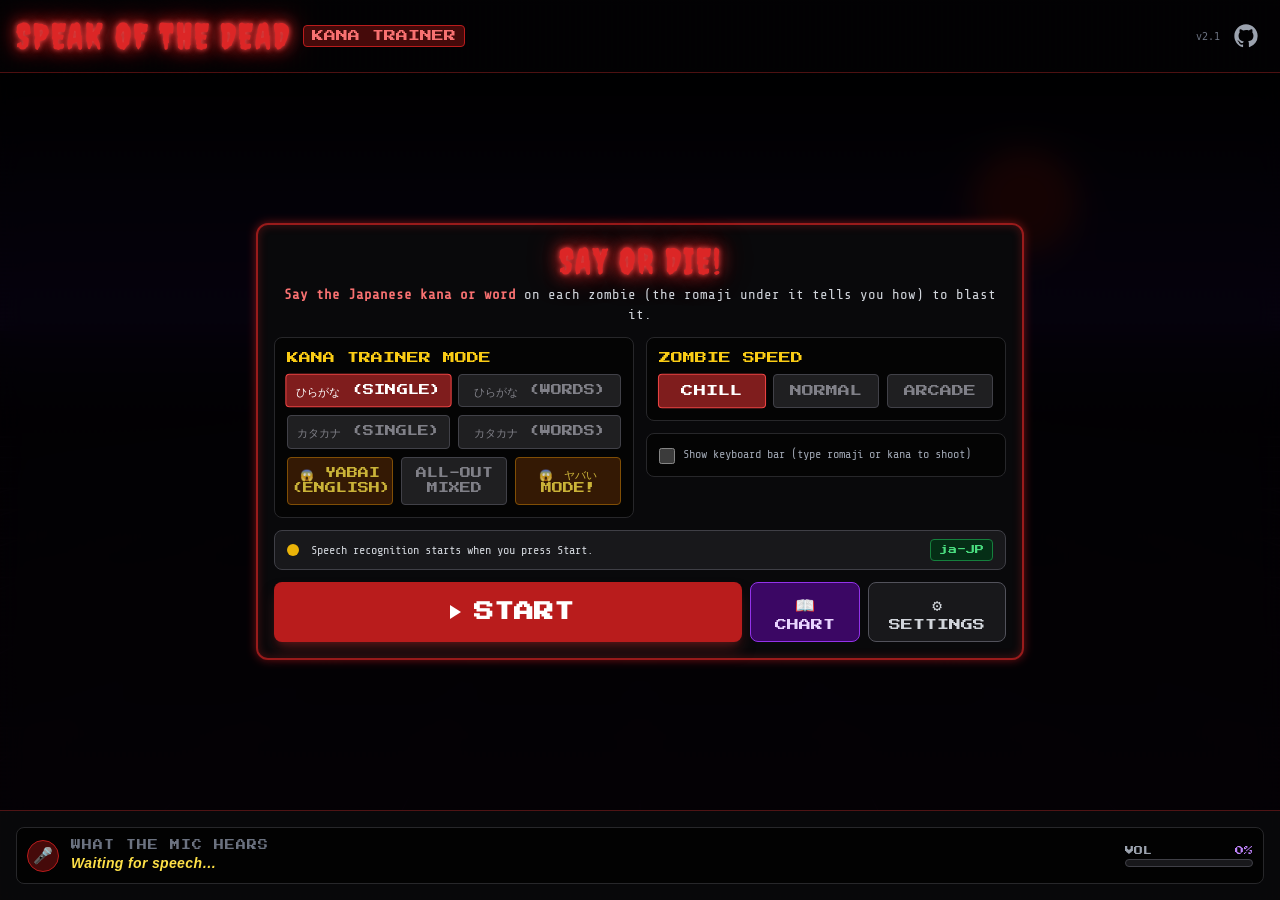
<file: index.html>
<!DOCTYPE html>
<html lang="en">
<head>
  <meta charset="UTF-8">
  <meta name="viewport" content="width=device-width, initial-scale=1, viewport-fit=cover, interactive-widget=resizes-content">
  <meta name="theme-color" content="#08070c">
  <title>SPEAK OF THE DEAD – Japanese Kana Speech Shooter</title>
  <link rel="stylesheet" href="utilities.css">
  <link rel="preconnect" href="https://fonts.googleapis.com">
  <link rel="preconnect" href="https://fonts.gstatic.com" crossorigin>
  <link href="https://fonts.googleapis.com/css2?family=Creepster&family=Press+Start+2P&family=Share+Tech+Mono&family=Kosugi+Maru&display=swap" rel="stylesheet">

  <link rel="stylesheet" href="style.css">
</head>
<body class="relative crt flex flex-col">

  <!-- TOP HUD -->
  <header class="relative z-30 flex flex-wrap items-center justify-between gap-x-3 gap-y-2 px-3 py-2 sm:p-4 bg-black/70 border-b border-red-900/60 backdrop-blur-sm">
    <div class="flex items-center gap-3 min-w-0">
      <h1 class="text-2xl sm:text-4xl font-horror text-red-600 tracking-wider neon-text-red whitespace-nowrap">SPEAK OF THE DEAD</h1>
      <span class="hidden md:inline-block px-2 py-0.5 text-xs font-arcade bg-red-950 text-red-400 border border-red-700 rounded">KANA TRAINER</span>
    </div>

    <div class="sm:order-3 flex items-center gap-2">
      <span id="app-version" class="text-[10px] text-gray-500 font-mono"></span>
      <a href="https://github.com/chiikee/speak-of-the-dead" target="_blank" rel="noopener noreferrer" class="text-gray-400 hover:text-white transition-colors p-1" title="View source code on GitHub" aria-label="View source code on GitHub">
        <svg class="w-6 h-6 sm:w-7 sm:h-7 fill-current" viewBox="0 0 24 24" aria-hidden="true">
          <path fill-rule="evenodd" clip-rule="evenodd" d="M12 2C6.477 2 2 6.484 2 12.017c0 4.425 2.865 8.18 6.839 9.504.5.092.682-.217.682-.483 0-.237-.008-.868-.013-1.703-2.782.605-3.369-1.343-3.369-1.343-.454-1.158-1.11-1.466-1.11-1.466-.908-.62.069-.608.069-.608 1.003.07 1.53 1.032 1.53 1.032.892 1.53 2.341 1.088 2.91.832.092-.647.35-1.088.636-1.338-2.22-.253-4.555-1.113-4.555-4.951 0-1.093.39-1.988 1.029-2.688-.103-.253-.446-1.272.098-2.65 0 0 .84-.27 2.75 1.026A9.564 9.564 0 0112 6.844c.85.004 1.705.115 2.504.337 1.909-1.296 2.747-1.027 2.747-1.027.546 1.379.202 2.398.1 2.651.64.7 1.028 1.595 1.028 2.688 0 3.848-2.339 4.695-4.566 4.943.359.309.678.92.678 1.855 0 1.338-.012 2.419-.012 2.747 0 .268.18.58.688.482A10.019 10.019 0 0022 12.017C22 6.484 17.522 2 12 2z"/>
        </svg>
      </a>
    </div>

    <div id="hud-stats" class="hidden sm:order-2 w-full sm:w-auto flex items-center justify-between sm:justify-end gap-2 sm:gap-6 font-arcade text-xs sm:text-sm">
      <div class="flex gap-1.5">
        <button type="button" onclick="toggleCheatSheet()" class="px-2 py-1.5 bg-purple-900 hover:bg-purple-800 text-purple-200 border border-purple-500 rounded text-[10px] transition-all" aria-label="Open kana chart">
          📖<span class="hidden sm:inline"> KANA CHART</span>
        </button>
        <button type="button" onclick="togglePause()" class="px-2 py-1.5 bg-zinc-800 hover:bg-zinc-700 text-gray-200 border border-zinc-600 rounded text-[10px] transition-all" aria-label="Pause game">⏸</button>
      </div>

      <div class="flex flex-col items-center">
        <span class="text-gray-400 text-[9px] sm:text-[10px]">SCORE</span>
        <span id="hud-score" class="text-yellow-400 text-[11px] sm:text-lg">000000</span>
      </div>

      <div class="flex flex-col items-center">
        <span class="text-gray-400 text-[9px] sm:text-[10px]">COMBO</span>
        <span id="hud-combo" class="text-green-400 text-[11px] sm:text-lg">x1</span>
      </div>

      <div class="flex flex-col items-start w-24 sm:w-44">
        <div class="flex justify-between w-full text-[9px] sm:text-[10px] mb-1">
          <span class="text-red-400">HP</span>
          <span id="hud-hp-val" class="text-red-400">100%</span>
        </div>
        <div class="w-full bg-red-950 border border-red-700 h-3 sm:h-3.5 rounded-sm p-0.5">
          <div id="hud-hp-bar" class="bg-gradient-to-r from-red-600 to-red-400 h-full w-full transition-all duration-300"></div>
        </div>
      </div>
    </div>
  </header>

  <!-- GAME AREA -->
  <main id="game-area" class="relative flex-1 min-h-0 w-full overflow-hidden">
    <canvas id="gameCanvas" class="absolute inset-0 w-full h-full block z-10"></canvas>

    <div id="muzzle-flash" class="absolute inset-0 bg-yellow-100/20 pointer-events-none opacity-0 z-20 transition-opacity duration-75"></div>
    <div id="damage-flash" class="absolute inset-0 bg-red-600/30 pointer-events-none opacity-0 z-20 transition-opacity duration-150"></div>

    <!-- MAIN MENU -->
    <!-- Two columns from md up and tight spacing, so the menu fits a laptop or phone screen without scrolling -->
    <div id="menu-overlay" class="absolute inset-0 z-40 flex flex-col items-center bg-black/85 p-2 sm:p-3 backdrop-blur-md overflow-y-auto">
      <div class="max-w-xl md:max-w-3xl w-full text-center space-y-3 bg-zinc-950 border-2 border-red-800 p-3 sm:p-4 rounded-xl neon-box-red relative my-auto">

        <div>
          <h2 class="text-3xl sm:text-5xl md:text-4xl font-horror text-red-600 tracking-wider neon-text-red">SAY OR DIE!</h2>
          <p class="text-gray-300 text-xs sm:text-sm leading-snug mt-1">
            <strong class="text-red-400">Say the Japanese kana or word</strong> on each zombie (the romaji under it tells you how) to blast it.
          </p>
        </div>

        <div class="grid md:grid-cols-2 gap-3 text-left">
          <div class="bg-black/60 p-3 border border-zinc-800 rounded-lg space-y-2">
            <label class="text-[10px] sm:text-xs text-yellow-400 font-arcade block">KANA TRAINER MODE</label>
            <div class="space-y-2 text-[9px] sm:text-[11px] leading-snug font-arcade">
              <div class="grid grid-cols-2 gap-2">
                <button type="button" id="btn-mode-h-basic" onclick="setKanaMode('H_BASIC')" class="py-2 px-1 rounded border transition-all btn-mode-active">ひらがな (SINGLE)</button>
                <button type="button" id="btn-mode-h-words" onclick="setKanaMode('H_WORDS')" class="py-2 px-1 rounded border transition-all btn-mode-inactive">ひらがな (WORDS)</button>
              </div>
              <div class="grid grid-cols-2 gap-2">
                <button type="button" id="btn-mode-k-basic" onclick="setKanaMode('K_BASIC')" class="py-2 px-1 rounded border transition-all btn-mode-inactive">カタカナ (SINGLE)</button>
                <button type="button" id="btn-mode-k-words" onclick="setKanaMode('K_WORDS')" class="py-2 px-1 rounded border transition-all btn-mode-inactive">カタカナ (WORDS)</button>
              </div>
              <div class="grid grid-cols-3 gap-2">
                <button type="button" id="btn-mode-yabai-en" onclick="setKanaMode('YABAI_EN')" class="py-2 px-1 rounded border border-yellow-700 bg-yellow-950 text-yellow-300 transition-all opacity-80">😱 YABAI (ENGLISH)</button>
                <button type="button" id="btn-mode-mixed" onclick="setKanaMode('MIXED')" class="py-2 px-1 rounded border transition-all btn-mode-inactive">ALL-OUT MIXED</button>
                <button type="button" id="btn-mode-yabai" onclick="setKanaMode('YABAI')" class="py-2 px-1 rounded border border-yellow-500 bg-yellow-950 text-yellow-300 transition-all font-bold animate-pulse">😱 ヤバい MODE!</button>
              </div>
            </div>
          </div>

          <div class="space-y-3">
            <div class="bg-black/60 p-3 border border-zinc-800 rounded-lg space-y-2">
              <label class="text-[10px] sm:text-xs text-yellow-400 font-arcade block">ZOMBIE SPEED</label>
              <div class="grid grid-cols-3 gap-2 text-[10px] sm:text-xs font-arcade">
                <button type="button" id="btn-diff-easy" onclick="setDifficulty('EASY')" class="py-2 rounded border transition-all btn-diff-active">CHILL</button>
                <button type="button" id="btn-diff-normal" onclick="setDifficulty('NORMAL')" class="py-2 rounded border transition-all btn-diff-inactive">NORMAL</button>
                <button type="button" id="btn-diff-hard" onclick="setDifficulty('HARD')" class="py-2 rounded border transition-all btn-diff-inactive">ARCADE</button>
              </div>
            </div>

            <label class="bg-black/60 p-3 border border-zinc-800 rounded-lg flex items-start gap-2 text-xs text-gray-400 cursor-pointer">
              <input type="checkbox" id="chk-keyboard-fallback" class="accent-red-600 w-4 h-4 mt-0.5 shrink-0 cursor-pointer">
              <span>Show keyboard bar (type romaji or kana to shoot)</span>
            </label>
          </div>
        </div>

        <div id="mic-status-box" class="px-3 py-2 bg-zinc-900 border border-zinc-700 rounded-lg flex items-center justify-between gap-2 text-xs text-left">
          <div class="flex items-center gap-3 min-w-0">
            <div id="mic-dot" class="w-3 h-3 shrink-0 rounded-full bg-yellow-500 animate-pulse"></div>
            <span id="mic-status-text" class="text-gray-300">Speech recognition starts when you press Start.</span>
          </div>
          <span id="stt-support-badge" class="shrink-0 px-2 py-0.5 rounded text-[9px] font-arcade bg-green-950 text-green-400 border border-green-700">ja-JP</span>
        </div>

        <!-- Vosk model download, shown here (not in Settings) because it runs after Start is pressed -->
        <div id="local-progress-wrap" class="hidden space-y-1 text-left">
          <div class="w-full bg-zinc-900 border border-zinc-700 h-2 rounded overflow-hidden">
            <div id="local-progress-bar" class="bg-gradient-to-r from-purple-600 to-red-500 h-full" style="width:0%"></div>
          </div>
          <div id="local-progress-label" class="text-[11px] text-gray-400"></div>
        </div>

        <div class="flex gap-2">
          <button id="btn-start" type="button" class="flex-1 py-3 text-base sm:text-xl font-arcade bg-red-700 hover:bg-red-600 active:bg-red-800 text-white font-bold rounded-lg transition-all shadow-lg shadow-red-900/50 flex items-center justify-center gap-2">
            <svg class="w-6 h-6 fill-current" viewBox="0 0 24 24" aria-hidden="true"><path d="M8 5v14l11-7z"/></svg>
            <span>START</span>
          </button>
          <button type="button" onclick="toggleCheatSheet()" class="px-4 sm:px-6 py-2 font-arcade bg-purple-950 hover:bg-purple-900 border border-purple-600 text-purple-200 rounded-lg transition-all text-[10px] sm:text-xs flex flex-col items-center justify-center">
            <span class="text-base mb-0.5">📖</span>
            <span>CHART</span>
          </button>
          <button type="button" onclick="toggleSettings()" class="px-4 sm:px-5 py-2 font-arcade bg-zinc-900 hover:bg-zinc-800 border border-zinc-600 text-gray-300 rounded-lg transition-all text-[10px] sm:text-xs flex flex-col items-center justify-center" aria-label="Settings">
            <span class="text-base sm:mb-0.5">⚙</span>
            <span class="hidden sm:inline">SETTINGS</span>
          </button>
        </div>
      </div>
    </div>

    <!-- SETTINGS (rarely changed options, opened from the main menu) -->
    <div id="settings-modal" class="hidden absolute inset-0 z-50 flex flex-col items-center justify-center bg-black/90 p-3 sm:p-6 backdrop-blur-md">
      <div class="max-w-lg w-full bg-zinc-950 border-2 border-zinc-700 p-4 sm:p-5 rounded-xl shadow-2xl overflow-y-auto max-h-full space-y-4 text-left">
        <div class="flex items-center justify-between border-b border-zinc-800 pb-3">
          <h3 class="text-sm sm:text-xl font-arcade text-gray-200">SETTINGS</h3>
          <button type="button" onclick="toggleSettings()" class="text-gray-400 hover:text-white font-bold text-xl px-2" aria-label="Close settings">✕</button>
        </div>
        <div class="bg-black/60 p-3 border border-zinc-800 rounded-lg space-y-2">
          <label class="text-[10px] sm:text-xs text-yellow-400 font-arcade block">SPEECH ENGINE</label>
          <div class="grid grid-cols-2 gap-2 text-[9px] sm:text-[10px] leading-snug font-arcade">
            <button type="button" id="btn-engine-browser" onclick="setEngine('browser')" class="py-2 px-1 rounded border transition-all btn-mode-active">BROWSER <span class="font-sans text-[10px] opacity-70">best</span></button>
            <button type="button" id="btn-engine-local" onclick="setEngine('local')" class="py-2 px-1 rounded border transition-all btn-mode-inactive">VOSK <span class="font-sans text-[10px] opacity-70">~50 MB</span></button>
          </div>
          <div id="local-options" class="hidden space-y-2">
            <label class="flex items-start gap-2 text-xs text-gray-400 cursor-pointer">
              <input type="checkbox" id="chk-vosk-grammar" class="accent-purple-600 w-4 h-4 mt-0.5 shrink-0 cursor-pointer">
              <span>Only listen for this mode’s words (experimental: can be much more accurate, or may hear nothing if the model doesn’t know the words)</span>
            </label>
          </div>
          <p id="engine-note" class="text-[11px] text-gray-400 leading-snug"></p>
        </div>
        <button type="button" onclick="toggleSettings()" class="w-full py-2.5 bg-zinc-800 hover:bg-zinc-700 font-arcade text-xs text-white rounded">DONE</button>
      </div>
    </div>

    <!-- PAUSE MENU -->
    <div id="pause-overlay" class="hidden absolute inset-0 z-40 flex items-center justify-center bg-black/80 p-6 backdrop-blur-sm">
      <div class="max-w-xs w-full text-center space-y-4 bg-zinc-950 border-2 border-purple-800 p-6 rounded-xl neon-box-red">
        <h3 class="text-3xl font-horror text-purple-400 tracking-wider">GAME PAUSED</h3>
        <div class="flex flex-col gap-3 font-arcade text-xs">
          <button type="button" onclick="togglePause()" class="py-3 bg-red-700 hover:bg-red-600 text-white rounded">RESUME</button>
          <button type="button" onclick="returnToMainMenu()" class="py-3 bg-zinc-800 hover:bg-zinc-700 text-gray-300 rounded border border-zinc-600">QUIT TO MENU</button>
        </div>
      </div>
    </div>

    <!-- KANA CHART -->
    <div id="cheatsheet-modal" class="hidden absolute inset-0 z-50 flex flex-col items-center justify-center bg-black/90 p-3 sm:p-6 backdrop-blur-md">
      <div class="max-w-3xl w-full bg-zinc-950 border-2 border-purple-700 p-4 sm:p-5 rounded-xl shadow-2xl overflow-y-auto max-h-full space-y-4">
        <div class="flex items-center justify-between border-b border-purple-900 pb-3">
          <h3 class="text-sm sm:text-xl font-arcade text-purple-400">KANA CHART</h3>
          <button type="button" onclick="toggleCheatSheet()" class="text-gray-400 hover:text-white font-bold text-xl px-2" aria-label="Close chart">✕</button>
        </div>
        <div class="grid grid-cols-1 md:grid-cols-2 gap-4 text-xs">
          <div class="bg-black/60 p-3 border border-purple-900/50 rounded-lg">
            <h4 class="font-arcade text-red-400 mb-2 text-[11px]">HIRAGANA</h4>
            <div id="chart-hira" class="grid grid-cols-5 gap-1.5 text-center font-jp"></div>
          </div>
          <div class="bg-black/60 p-3 border border-purple-900/50 rounded-lg">
            <h4 class="font-arcade text-purple-400 mb-2 text-[11px]">KATAKANA</h4>
            <div id="chart-kata" class="grid grid-cols-5 gap-1.5 text-center font-jp"></div>
          </div>
        </div>
        <button type="button" onclick="toggleCheatSheet()" class="w-full py-2.5 bg-purple-800 hover:bg-purple-700 font-arcade text-xs text-white rounded">CLOSE CHART</button>
      </div>
    </div>

    <!-- GAME OVER -->
    <div id="gameover-overlay" class="hidden absolute inset-0 z-40 flex flex-col items-center bg-black/90 p-3 sm:p-6 backdrop-blur-md overflow-y-auto">
      <div class="max-w-lg w-full text-center space-y-5 bg-zinc-950 border-2 border-red-900 p-5 sm:p-8 rounded-xl neon-box-red my-auto">
        <h2 class="text-5xl font-horror text-red-600 tracking-widest neon-text-red">YOU DIED</h2>
        <p class="text-[10px] sm:text-xs font-arcade text-gray-400 leading-relaxed">THE ZOMBIES OVERRAN YOUR DEFENSES</p>

        <div class="space-y-3 bg-black/60 p-4 border border-zinc-800 rounded-lg text-left text-[10px] sm:text-sm font-arcade">
          <div class="flex justify-between gap-2 border-b border-zinc-800 pb-2"><span class="text-gray-400">FINAL SCORE</span><span id="go-score" class="text-yellow-400">0</span></div>
          <div class="flex justify-between gap-2 border-b border-zinc-800 pb-2"><span class="text-gray-400">KILLS</span><span id="go-kills" class="text-red-400">0</span></div>
          <div class="flex justify-between gap-2 border-b border-zinc-800 pb-2"><span class="text-gray-400">WORDS / MIN</span><span id="go-wpm" class="text-blue-400">0</span></div>
          <div class="flex justify-between gap-2 border-b border-zinc-800 pb-2"><span class="text-gray-400">MAX COMBO</span><span id="go-combo" class="text-green-400">x0</span></div>
          <div class="flex justify-between gap-2"><span class="text-gray-400">CRITICAL SHOUTS</span><span id="go-shouts" class="text-purple-400">0</span></div>
        </div>

        <div class="flex flex-col sm:flex-row gap-3 w-full">
          <button id="btn-restart" type="button" class="flex-1 py-3.5 text-sm sm:text-lg font-arcade bg-red-700 hover:bg-red-600 text-white font-bold rounded-lg transition-all shadow-lg shadow-red-900/50">PLAY AGAIN</button>
          <button id="btn-main-menu" type="button" class="flex-1 py-3.5 text-sm sm:text-lg font-arcade bg-zinc-800 hover:bg-zinc-700 border border-zinc-600 text-gray-200 font-bold rounded-lg transition-all">MAIN MENU</button>
        </div>
      </div>
    </div>
  </main>

  <!-- BOTTOM SPEECH BAR -->
  <footer class="relative z-30 px-3 py-2 sm:p-4 bg-zinc-950/90 border-t border-red-900/60 backdrop-blur-md flex flex-col sm:flex-row items-stretch sm:items-center justify-between gap-2 sm:gap-3">
    <div class="flex-1 min-w-0 bg-black/80 border border-zinc-800 rounded-lg p-2 sm:p-2.5 flex items-center justify-between gap-3">
      <div class="flex items-center gap-3 min-w-0">
        <div id="mic-indicator-icon" class="relative flex items-center justify-center w-8 h-8 rounded-full bg-red-950 border border-red-700 text-red-500 shrink-0">
          🎤
          <div id="mic-ping" class="absolute inset-0 rounded-full bg-red-500/20 animate-ping opacity-0"></div>
        </div>
        <div class="flex flex-col min-w-0">
          <span class="text-[9px] sm:text-[10px] text-gray-500 tracking-widest font-arcade">WHAT THE MIC HEARS</span>
          <div id="speech-transcript-display" class="text-sm font-semibold text-yellow-300 truncate tracking-wide italic font-jp">Waiting for speech…</div>
        </div>
      </div>
      <div id="mic-volume-wrap" class="flex flex-col items-end shrink-0 w-16 sm:w-32">
        <div class="flex justify-between w-full text-[9px] text-gray-400 font-arcade mb-0.5">
          <span>VOL</span>
          <span id="lbl-mic-vol" class="text-purple-400">0%</span>
        </div>
        <div class="w-full bg-zinc-900 border border-zinc-700 h-2 rounded overflow-hidden">
          <div id="mic-volume-bar" class="bg-gradient-to-r from-blue-500 via-green-500 to-red-500 h-full" style="width:0%"></div>
        </div>
      </div>
    </div>

    <div id="keyboard-input-container" class="hidden w-full sm:w-auto flex items-center gap-2">
      <input type="text" id="type-shooter-input" placeholder="Type romaji or kana…" autocomplete="off" autocorrect="off" autocapitalize="off" spellcheck="false" enterkeyhint="send"
        class="flex-1 min-w-0 bg-zinc-900 border border-red-700 text-white text-base sm:text-sm px-3 py-2 rounded focus:outline-none focus:ring-2 focus:ring-red-500 font-mono sm:w-48">
      <button id="btn-type-shoot" type="button" class="px-4 py-2.5 bg-red-800 text-xs font-arcade text-white rounded hover:bg-red-700">FIRE</button>
    </div>
  </footer>

  <script src="game.js"></script>
  <script src="audio.js"></script>
  <script src="matching.js"></script>
  <script src="banks.js"></script>
  <script src="speech.js"></script>
  <script src="main.js"></script>
</body>
</html>
</file>
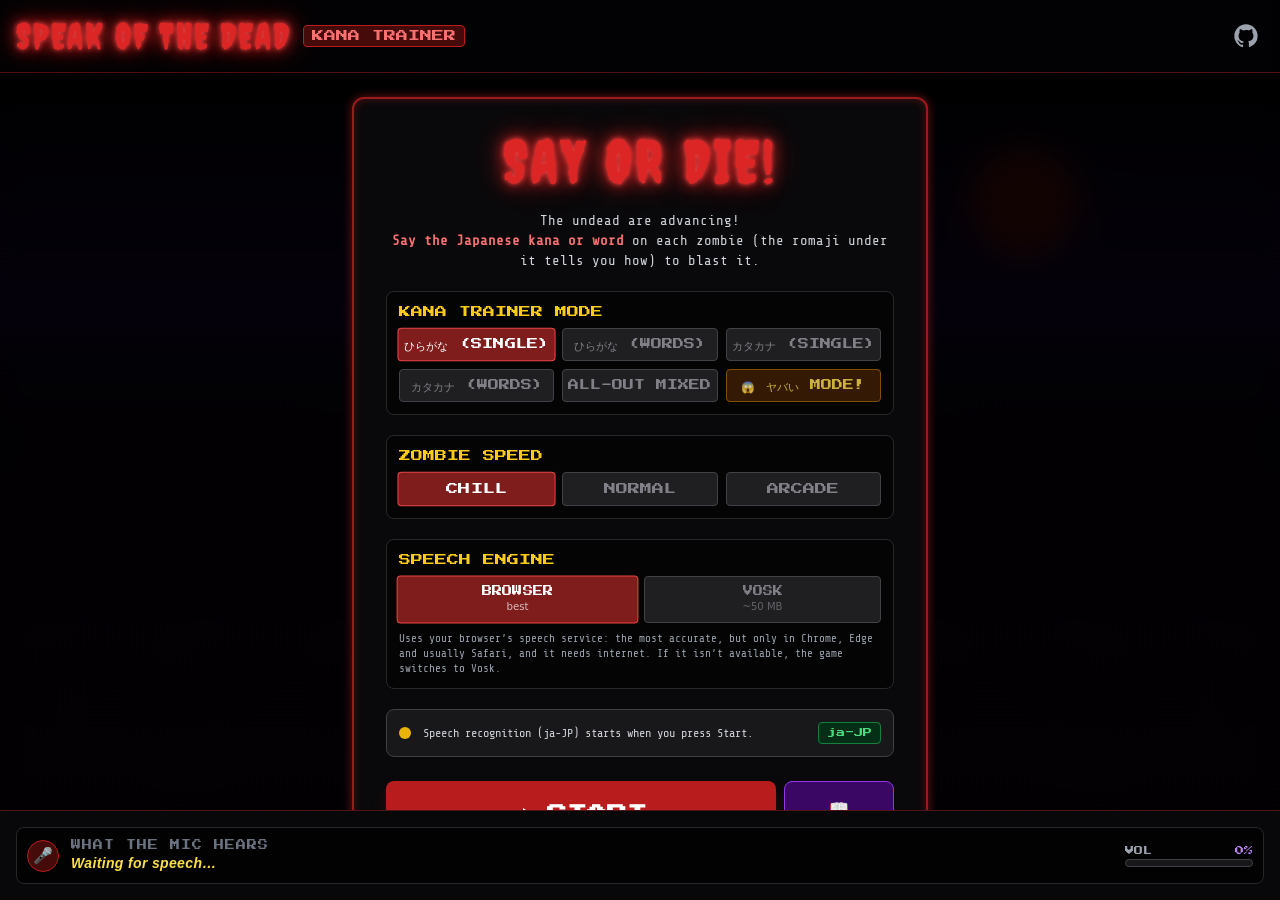
<file: old/v1/index.html>
<!DOCTYPE html>
<html lang="en">
<head>
  <meta charset="UTF-8">
  <meta name="viewport" content="width=device-width, initial-scale=1, viewport-fit=cover, interactive-widget=resizes-content">
  <meta name="theme-color" content="#08070c">
  <title>[v1] SPEAK OF THE DEAD – Japanese Kana Speech Shooter</title>
  <link rel="stylesheet" href="utilities.css">
  <link rel="preconnect" href="https://fonts.googleapis.com">
  <link rel="preconnect" href="https://fonts.gstatic.com" crossorigin>
  <link href="https://fonts.googleapis.com/css2?family=Creepster&family=Press+Start+2P&family=Share+Tech+Mono&family=Kosugi+Maru&display=swap" rel="stylesheet">

  <link rel="stylesheet" href="style.css">
</head>
<body class="relative crt flex flex-col">

  <!-- TOP HUD -->
  <header class="relative z-30 flex flex-wrap items-center justify-between gap-x-3 gap-y-2 px-3 py-2 sm:p-4 bg-black/70 border-b border-red-900/60 backdrop-blur-sm">
    <div class="flex items-center gap-3 min-w-0">
      <h1 class="text-2xl sm:text-4xl font-horror text-red-600 tracking-wider neon-text-red whitespace-nowrap">SPEAK OF THE DEAD</h1>
      <span class="hidden md:inline-block px-2 py-0.5 text-xs font-arcade bg-red-950 text-red-400 border border-red-700 rounded">KANA TRAINER</span>
    </div>

    <a href="https://github.com/chiikee/speak-of-the-dead" target="_blank" rel="noopener noreferrer" class="sm:order-3 text-gray-400 hover:text-white transition-colors p-1" title="View source code on GitHub" aria-label="View source code on GitHub">
      <svg class="w-6 h-6 sm:w-7 sm:h-7 fill-current" viewBox="0 0 24 24" aria-hidden="true">
        <path fill-rule="evenodd" clip-rule="evenodd" d="M12 2C6.477 2 2 6.484 2 12.017c0 4.425 2.865 8.18 6.839 9.504.5.092.682-.217.682-.483 0-.237-.008-.868-.013-1.703-2.782.605-3.369-1.343-3.369-1.343-.454-1.158-1.11-1.466-1.11-1.466-.908-.62.069-.608.069-.608 1.003.07 1.53 1.032 1.53 1.032.892 1.53 2.341 1.088 2.91.832.092-.647.35-1.088.636-1.338-2.22-.253-4.555-1.113-4.555-4.951 0-1.093.39-1.988 1.029-2.688-.103-.253-.446-1.272.098-2.65 0 0 .84-.27 2.75 1.026A9.564 9.564 0 0112 6.844c.85.004 1.705.115 2.504.337 1.909-1.296 2.747-1.027 2.747-1.027.546 1.379.202 2.398.1 2.651.64.7 1.028 1.595 1.028 2.688 0 3.848-2.339 4.695-4.566 4.943.359.309.678.92.678 1.855 0 1.338-.012 2.419-.012 2.747 0 .268.18.58.688.482A10.019 10.019 0 0022 12.017C22 6.484 17.522 2 12 2z"/>
      </svg>
    </a>

    <div id="hud-stats" class="hidden sm:order-2 w-full sm:w-auto flex items-center justify-between sm:justify-end gap-2 sm:gap-6 font-arcade text-xs sm:text-sm">
      <div class="flex gap-1.5">
        <button type="button" onclick="toggleCheatSheet()" class="px-2 py-1.5 bg-purple-900 hover:bg-purple-800 text-purple-200 border border-purple-500 rounded text-[10px] transition-all" aria-label="Open kana chart">
          📖<span class="hidden sm:inline"> KANA CHART</span>
        </button>
        <button type="button" onclick="togglePause()" class="px-2 py-1.5 bg-zinc-800 hover:bg-zinc-700 text-gray-200 border border-zinc-600 rounded text-[10px] transition-all" aria-label="Pause game">⏸</button>
      </div>

      <div class="flex flex-col items-center">
        <span class="text-gray-400 text-[9px] sm:text-[10px]">SCORE</span>
        <span id="hud-score" class="text-yellow-400 text-[11px] sm:text-lg">000000</span>
      </div>

      <div class="flex flex-col items-center">
        <span class="text-gray-400 text-[9px] sm:text-[10px]">COMBO</span>
        <span id="hud-combo" class="text-green-400 text-[11px] sm:text-lg">x1</span>
      </div>

      <div class="flex flex-col items-start w-24 sm:w-44">
        <div class="flex justify-between w-full text-[9px] sm:text-[10px] mb-1">
          <span class="text-red-400">HP</span>
          <span id="hud-hp-val" class="text-red-400">100%</span>
        </div>
        <div class="w-full bg-red-950 border border-red-700 h-3 sm:h-3.5 rounded-sm p-0.5">
          <div id="hud-hp-bar" class="bg-gradient-to-r from-red-600 to-red-400 h-full w-full transition-all duration-300"></div>
        </div>
      </div>
    </div>
  </header>

  <!-- GAME AREA -->
  <main id="game-area" class="relative flex-1 min-h-0 w-full overflow-hidden">
    <canvas id="gameCanvas" class="absolute inset-0 w-full h-full block z-10"></canvas>

    <div id="muzzle-flash" class="absolute inset-0 bg-yellow-100/20 pointer-events-none opacity-0 z-20 transition-opacity duration-75"></div>
    <div id="damage-flash" class="absolute inset-0 bg-red-600/30 pointer-events-none opacity-0 z-20 transition-opacity duration-150"></div>

    <!-- MAIN MENU -->
    <div id="menu-overlay" class="absolute inset-0 z-40 flex flex-col items-center bg-black/85 p-3 sm:p-6 backdrop-blur-md overflow-y-auto">
      <div class="max-w-xl w-full text-center space-y-4 sm:space-y-5 bg-zinc-950 border-2 border-red-800 p-4 sm:p-8 rounded-xl neon-box-red relative my-auto">

        <h2 class="text-4xl sm:text-6xl font-horror text-red-600 tracking-wider neon-text-red">SAY OR DIE!</h2>
        <p class="text-gray-300 text-sm leading-relaxed">
          The undead are advancing!<br>
          <strong class="text-red-400">Say the Japanese kana or word</strong> on each zombie (the romaji under it tells you how) to blast it.
        </p>

        <div class="bg-black/60 p-3 border border-zinc-800 rounded-lg text-left space-y-2">
          <label class="text-[10px] sm:text-xs text-yellow-400 font-arcade block">KANA TRAINER MODE</label>
          <div class="grid grid-cols-2 sm:grid-cols-3 gap-2 text-[9px] sm:text-[11px] leading-snug font-arcade">
            <button type="button" id="btn-mode-h-basic" onclick="setKanaMode('H_BASIC')" class="py-2 px-1 rounded border transition-all btn-mode-active">ひらがな (SINGLE)</button>
            <button type="button" id="btn-mode-h-words" onclick="setKanaMode('H_WORDS')" class="py-2 px-1 rounded border transition-all btn-mode-inactive">ひらがな (WORDS)</button>
            <button type="button" id="btn-mode-k-basic" onclick="setKanaMode('K_BASIC')" class="py-2 px-1 rounded border transition-all btn-mode-inactive">カタカナ (SINGLE)</button>
            <button type="button" id="btn-mode-k-words" onclick="setKanaMode('K_WORDS')" class="py-2 px-1 rounded border transition-all btn-mode-inactive">カタカナ (WORDS)</button>
            <button type="button" id="btn-mode-mixed" onclick="setKanaMode('MIXED')" class="py-2 px-1 rounded border transition-all btn-mode-inactive">ALL-OUT MIXED</button>
            <button type="button" id="btn-mode-yabai" onclick="setKanaMode('YABAI')" class="py-2 px-1 rounded border border-yellow-500 bg-yellow-950 text-yellow-300 transition-all font-bold animate-pulse">😱 ヤバい MODE!</button>
          </div>
        </div>

        <div class="bg-black/60 p-3 border border-zinc-800 rounded-lg text-left space-y-2">
          <label class="text-[10px] sm:text-xs text-yellow-400 font-arcade block">ZOMBIE SPEED</label>
          <div class="grid grid-cols-3 gap-2 text-[10px] sm:text-xs font-arcade">
            <button type="button" id="btn-diff-easy" onclick="setDifficulty('EASY')" class="py-2 rounded border transition-all btn-diff-active">CHILL</button>
            <button type="button" id="btn-diff-normal" onclick="setDifficulty('NORMAL')" class="py-2 rounded border transition-all btn-diff-inactive">NORMAL</button>
            <button type="button" id="btn-diff-hard" onclick="setDifficulty('HARD')" class="py-2 rounded border transition-all btn-diff-inactive">ARCADE</button>
          </div>
        </div>

        <div class="bg-black/60 p-3 border border-zinc-800 rounded-lg text-left space-y-2">
          <label class="text-[10px] sm:text-xs text-yellow-400 font-arcade block">SPEECH ENGINE</label>
          <div class="grid grid-cols-2 gap-2 text-[9px] sm:text-[10px] leading-snug font-arcade">
            <button type="button" id="btn-engine-browser" onclick="setEngine('browser')" class="py-2 px-1 rounded border transition-all btn-mode-active">BROWSER<br><span class="font-sans text-[10px] opacity-70">best</span></button>
            <button type="button" id="btn-engine-local" onclick="setEngine('local')" class="py-2 px-1 rounded border transition-all btn-mode-inactive">VOSK<br><span class="font-sans text-[10px] opacity-70">~50 MB</span></button>
          </div>
          <div id="local-options" class="hidden space-y-2">
            <label class="flex items-start gap-2 text-xs text-gray-400 cursor-pointer">
              <input type="checkbox" id="chk-vosk-grammar" class="accent-purple-600 w-4 h-4 mt-0.5 shrink-0 cursor-pointer">
              <span>Only listen for this mode’s words (experimental: can be much more accurate, or may hear nothing if the model doesn’t know the words)</span>
            </label>
            <div id="local-progress-wrap" class="hidden space-y-1">
              <div class="w-full bg-zinc-900 border border-zinc-700 h-2 rounded overflow-hidden">
                <div id="local-progress-bar" class="bg-gradient-to-r from-purple-600 to-red-500 h-full" style="width:0%"></div>
              </div>
              <div id="local-progress-label" class="text-[11px] text-gray-400"></div>
            </div>
          </div>
          <p id="engine-note" class="text-[11px] text-gray-400 leading-snug"></p>
        </div>

        <div id="mic-status-box" class="p-3 bg-zinc-900 border border-zinc-700 rounded-lg flex items-center justify-between gap-2 text-xs text-left">
          <div class="flex items-center gap-3 min-w-0">
            <div id="mic-dot" class="w-3 h-3 shrink-0 rounded-full bg-yellow-500 animate-pulse"></div>
            <span id="mic-status-text" class="text-gray-300">Speech recognition (ja-JP) starts when you press Start.</span>
          </div>
          <span id="stt-support-badge" class="shrink-0 px-2 py-0.5 rounded text-[9px] font-arcade bg-green-950 text-green-400 border border-green-700">ja-JP</span>
        </div>

        <div class="space-y-3 pt-1">
          <div class="flex gap-2">
            <button id="btn-start" type="button" class="flex-1 py-4 text-base sm:text-xl font-arcade bg-red-700 hover:bg-red-600 active:bg-red-800 text-white font-bold rounded-lg transition-all shadow-lg shadow-red-900/50 flex items-center justify-center gap-2">
              <svg class="w-6 h-6 fill-current" viewBox="0 0 24 24" aria-hidden="true"><path d="M8 5v14l11-7z"/></svg>
              <span>START</span>
            </button>
            <button type="button" onclick="toggleCheatSheet()" class="px-4 sm:px-6 py-3 font-arcade bg-purple-950 hover:bg-purple-900 border border-purple-600 text-purple-200 rounded-lg transition-all text-[10px] sm:text-xs flex flex-col items-center justify-center">
              <span class="text-base mb-0.5">📖</span>
              <span>CHART</span>
            </button>
          </div>

          <div class="flex flex-col items-start sm:items-center gap-2 text-left">
            <label class="flex items-start gap-2 text-xs text-gray-400 cursor-pointer">
              <input type="checkbox" id="chk-keyboard-fallback" class="accent-red-600 w-4 h-4 mt-0.5 shrink-0 cursor-pointer">
              <span>Show keyboard bar (type romaji or kana to shoot)</span>
            </label>
          </div>

          <p id="app-version" class="text-center text-[10px] text-gray-500 font-mono"></p>
        </div>
      </div>
    </div>

    <!-- PAUSE MENU -->
    <div id="pause-overlay" class="hidden absolute inset-0 z-40 flex items-center justify-center bg-black/80 p-6 backdrop-blur-sm">
      <div class="max-w-xs w-full text-center space-y-4 bg-zinc-950 border-2 border-purple-800 p-6 rounded-xl neon-box-red">
        <h3 class="text-3xl font-horror text-purple-400 tracking-wider">GAME PAUSED</h3>
        <div class="flex flex-col gap-3 font-arcade text-xs">
          <button type="button" onclick="togglePause()" class="py-3 bg-red-700 hover:bg-red-600 text-white rounded">RESUME</button>
          <button type="button" onclick="returnToMainMenu()" class="py-3 bg-zinc-800 hover:bg-zinc-700 text-gray-300 rounded border border-zinc-600">QUIT TO MENU</button>
        </div>
      </div>
    </div>

    <!-- KANA CHART -->
    <div id="cheatsheet-modal" class="hidden absolute inset-0 z-50 flex flex-col items-center justify-center bg-black/90 p-3 sm:p-6 backdrop-blur-md">
      <div class="max-w-3xl w-full bg-zinc-950 border-2 border-purple-700 p-4 sm:p-5 rounded-xl shadow-2xl overflow-y-auto max-h-full space-y-4">
        <div class="flex items-center justify-between border-b border-purple-900 pb-3">
          <h3 class="text-sm sm:text-xl font-arcade text-purple-400">KANA CHART</h3>
          <button type="button" onclick="toggleCheatSheet()" class="text-gray-400 hover:text-white font-bold text-xl px-2" aria-label="Close chart">✕</button>
        </div>
        <div class="grid grid-cols-1 md:grid-cols-2 gap-4 text-xs">
          <div class="bg-black/60 p-3 border border-purple-900/50 rounded-lg">
            <h4 class="font-arcade text-red-400 mb-2 text-[11px]">HIRAGANA</h4>
            <div id="chart-hira" class="grid grid-cols-5 gap-1.5 text-center font-jp"></div>
          </div>
          <div class="bg-black/60 p-3 border border-purple-900/50 rounded-lg">
            <h4 class="font-arcade text-purple-400 mb-2 text-[11px]">KATAKANA</h4>
            <div id="chart-kata" class="grid grid-cols-5 gap-1.5 text-center font-jp"></div>
          </div>
        </div>
        <button type="button" onclick="toggleCheatSheet()" class="w-full py-2.5 bg-purple-800 hover:bg-purple-700 font-arcade text-xs text-white rounded">CLOSE CHART</button>
      </div>
    </div>

    <!-- GAME OVER -->
    <div id="gameover-overlay" class="hidden absolute inset-0 z-40 flex flex-col items-center bg-black/90 p-3 sm:p-6 backdrop-blur-md overflow-y-auto">
      <div class="max-w-lg w-full text-center space-y-5 bg-zinc-950 border-2 border-red-900 p-5 sm:p-8 rounded-xl neon-box-red my-auto">
        <h2 class="text-5xl font-horror text-red-600 tracking-widest neon-text-red">YOU DIED</h2>
        <p class="text-[10px] sm:text-xs font-arcade text-gray-400 leading-relaxed">THE ZOMBIES OVERRAN YOUR DEFENSES</p>

        <div class="space-y-3 bg-black/60 p-4 border border-zinc-800 rounded-lg text-left text-[10px] sm:text-sm font-arcade">
          <div class="flex justify-between gap-2 border-b border-zinc-800 pb-2"><span class="text-gray-400">FINAL SCORE</span><span id="go-score" class="text-yellow-400">0</span></div>
          <div class="flex justify-between gap-2 border-b border-zinc-800 pb-2"><span class="text-gray-400">KILLS</span><span id="go-kills" class="text-red-400">0</span></div>
          <div class="flex justify-between gap-2 border-b border-zinc-800 pb-2"><span class="text-gray-400">WORDS / MIN</span><span id="go-wpm" class="text-blue-400">0</span></div>
          <div class="flex justify-between gap-2 border-b border-zinc-800 pb-2"><span class="text-gray-400">MAX COMBO</span><span id="go-combo" class="text-green-400">x0</span></div>
          <div class="flex justify-between gap-2"><span class="text-gray-400">CRITICAL SHOUTS</span><span id="go-shouts" class="text-purple-400">0</span></div>
        </div>

        <div class="flex flex-col sm:flex-row gap-3 w-full">
          <button id="btn-restart" type="button" class="flex-1 py-3.5 text-sm sm:text-lg font-arcade bg-red-700 hover:bg-red-600 text-white font-bold rounded-lg transition-all shadow-lg shadow-red-900/50">PLAY AGAIN</button>
          <button id="btn-main-menu" type="button" class="flex-1 py-3.5 text-sm sm:text-lg font-arcade bg-zinc-800 hover:bg-zinc-700 border border-zinc-600 text-gray-200 font-bold rounded-lg transition-all">MAIN MENU</button>
        </div>
      </div>
    </div>
  </main>

  <!-- BOTTOM SPEECH BAR -->
  <footer class="relative z-30 px-3 py-2 sm:p-4 bg-zinc-950/90 border-t border-red-900/60 backdrop-blur-md flex flex-col sm:flex-row items-stretch sm:items-center justify-between gap-2 sm:gap-3">
    <div class="flex-1 min-w-0 bg-black/80 border border-zinc-800 rounded-lg p-2 sm:p-2.5 flex items-center justify-between gap-3">
      <div class="flex items-center gap-3 min-w-0">
        <div id="mic-indicator-icon" class="relative flex items-center justify-center w-8 h-8 rounded-full bg-red-950 border border-red-700 text-red-500 shrink-0">
          🎤
          <div id="mic-ping" class="absolute inset-0 rounded-full bg-red-500/20 animate-ping opacity-0"></div>
        </div>
        <div class="flex flex-col min-w-0">
          <span class="text-[9px] sm:text-[10px] text-gray-500 tracking-widest font-arcade">WHAT THE MIC HEARS</span>
          <div id="speech-transcript-display" class="text-sm font-semibold text-yellow-300 truncate tracking-wide italic font-jp">Waiting for speech…</div>
        </div>
      </div>
      <div id="mic-volume-wrap" class="flex flex-col items-end shrink-0 w-16 sm:w-32">
        <div class="flex justify-between w-full text-[9px] text-gray-400 font-arcade mb-0.5">
          <span>VOL</span>
          <span id="lbl-mic-vol" class="text-purple-400">0%</span>
        </div>
        <div class="w-full bg-zinc-900 border border-zinc-700 h-2 rounded overflow-hidden">
          <div id="mic-volume-bar" class="bg-gradient-to-r from-blue-500 via-green-500 to-red-500 h-full" style="width:0%"></div>
        </div>
      </div>
    </div>

    <div id="keyboard-input-container" class="hidden w-full sm:w-auto flex items-center gap-2">
      <input type="text" id="type-shooter-input" placeholder="Type romaji or kana…" autocomplete="off" autocorrect="off" autocapitalize="off" spellcheck="false" enterkeyhint="send"
        class="flex-1 min-w-0 bg-zinc-900 border border-red-700 text-white text-base sm:text-sm px-3 py-2 rounded focus:outline-none focus:ring-2 focus:ring-red-500 font-mono sm:w-48">
      <button id="btn-type-shoot" type="button" class="px-4 py-2.5 bg-red-800 text-xs font-arcade text-white rounded hover:bg-red-700">FIRE</button>
    </div>
  </footer>

  <script src="game.js"></script>
  <script src="audio.js"></script>
  <script src="matching.js"></script>
  <script src="banks.js"></script>
  <script src="speech.js"></script>
  <script src="main.js"></script>
</body>
</html>
</file>
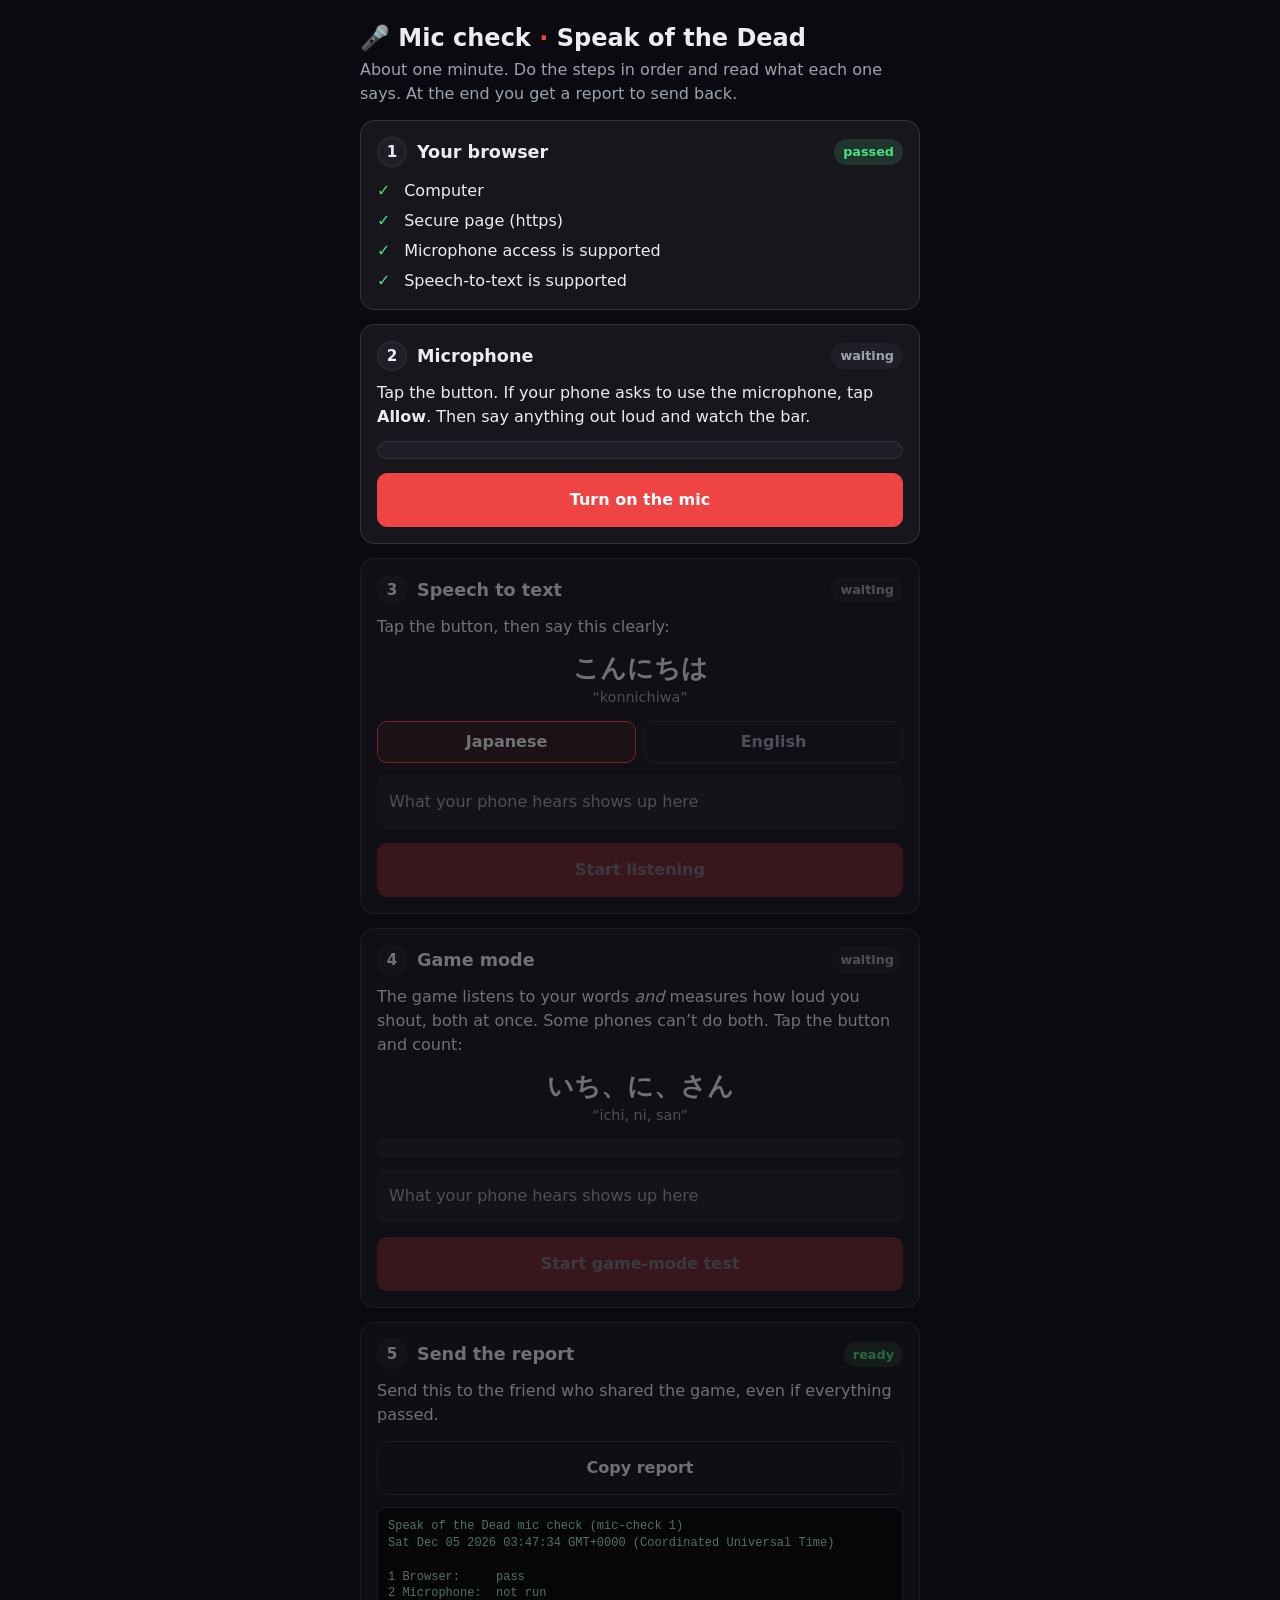
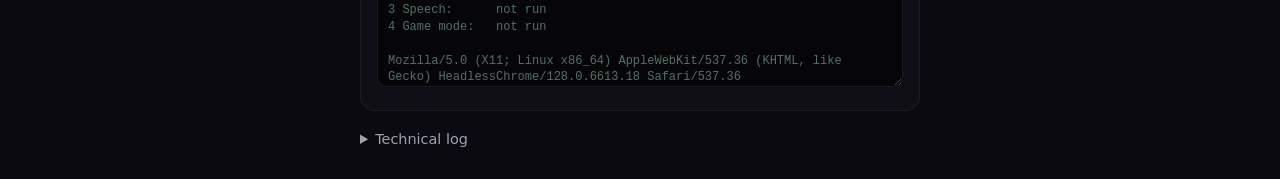
<file: mic-check.html>
<!DOCTYPE html>
<html lang="en">
<head>
  <meta charset="UTF-8">
  <meta name="viewport" content="width=device-width, initial-scale=1, viewport-fit=cover">
  <title>Mic Check · Speak of the Dead</title>
  <style>
    :root {
      --bg: #0b0a10; --panel: #17161d; --panel2: #201f28; --text: #ececf1; --muted: #9ca3af; --border: #34333d;
      --accent: #ef4444; --ok: #4ade80; --warn: #fbbf24; --bad: #f87171; --code: #000;
      color-scheme: dark;
    }
    * { box-sizing: border-box; }
    html { -webkit-text-size-adjust: 100%; }
    body {
      margin: 0; background: var(--bg); color: var(--text);
      font: 16px/1.5 system-ui, -apple-system, "Segoe UI", Roboto, "Hiragino Sans", "Noto Sans JP", sans-serif;
      padding: max(16px, env(safe-area-inset-top)) 16px max(24px, env(safe-area-inset-bottom));
    }
    main { max-width: 560px; margin: 0 auto; display: grid; gap: 14px; }
    header h1 { font-size: 1.5rem; margin: 4px 0 2px; }
    header h1 span { color: var(--accent); }
    header p { margin: 0; color: var(--muted); }
    .step { background: var(--panel); border: 1px solid var(--border); border-radius: 14px; padding: 16px; }
    .step.locked { opacity: 0.45; }
    .step-head { display: flex; align-items: center; gap: 10px; }
    .num {
      flex: none; width: 30px; height: 30px; border-radius: 50%; display: grid; place-items: center;
      background: var(--panel2); border: 1px solid var(--border); font-weight: 700; font-size: 0.95rem;
    }
    .step h2 { font-size: 1.1rem; margin: 0; flex: 1; }
    .badge { font-size: 0.8rem; font-weight: 700; padding: 3px 9px; border-radius: 99px; background: var(--panel2); color: var(--muted); white-space: nowrap; }
    .badge.pass { background: rgba(74, 222, 128, 0.15); color: var(--ok); }
    .badge.fail { background: rgba(248, 113, 113, 0.15); color: var(--bad); }
    .badge.warn { background: rgba(251, 191, 36, 0.15); color: var(--warn); }
    .badge.run { background: rgba(239, 68, 68, 0.15); color: var(--accent); }
    .step p { margin: 10px 0 0; }
    .say { font-size: 1.6rem; font-weight: 800; margin: 10px 0 0; text-align: center; }
    .say small { display: block; font-size: 0.9rem; font-weight: 400; color: var(--muted); }
    button {
      font: inherit; font-weight: 700; width: 100%; margin-top: 14px; padding: 14px; border-radius: 10px;
      border: 1px solid var(--accent); background: var(--accent); color: #fff; cursor: pointer;
      -webkit-tap-highlight-color: transparent;
    }
    button.secondary { background: transparent; color: var(--text); border-color: var(--border); }
    button:disabled { opacity: 0.4; cursor: default; }
    .row { display: grid; grid-template-columns: 1fr 1fr; gap: 10px; }
    .row button { margin-top: 14px; }
    .checks { list-style: none; padding: 0; margin: 12px 0 0; display: grid; gap: 6px; }
    .checks li { display: flex; gap: 8px; }
    .checks li::before { flex: none; width: 1.2em; font-weight: 700; }
    .checks li.pass::before { content: "✓"; color: var(--ok); }
    .checks li.fail::before { content: "✗"; color: var(--bad); }
    .checks li.warn::before { content: "!"; color: var(--warn); text-align: center; }
    .meter { height: 18px; border-radius: 9px; background: var(--panel2); border: 1px solid var(--border); overflow: hidden; margin-top: 12px; }
    .meter > div { height: 100%; width: 0%; background: linear-gradient(90deg, var(--ok), var(--warn), var(--accent)); transition: width 60ms linear; }
    .heard {
      margin-top: 12px; min-height: 2.6em; padding: 10px 12px; border-radius: 10px; background: var(--panel2);
      font-size: 1.3rem; font-weight: 700; word-break: break-word;
    }
    .heard:empty::before { content: attr(data-placeholder); color: var(--muted); font-size: 1rem; font-weight: 400; }
    .result { margin-top: 12px; }
    .result:empty { display: none; }
    .msg { padding: 12px; border-radius: 10px; border: 1px solid; }
    .msg.pass { border-color: rgba(74, 222, 128, 0.4); background: rgba(74, 222, 128, 0.08); }
    .msg.fail { border-color: rgba(248, 113, 113, 0.4); background: rgba(248, 113, 113, 0.08); }
    .msg.warn { border-color: rgba(251, 191, 36, 0.4); background: rgba(251, 191, 36, 0.08); }
    .msg strong { display: block; margin-bottom: 4px; }
    .msg ol, .msg ul { margin: 6px 0 0; padding-left: 1.3em; }
    .msg li { margin-top: 4px; }
    .path { font-weight: 600; color: #fff; }
    .lang { display: flex; gap: 8px; margin-top: 12px; }
    .lang button { margin: 0; padding: 8px; font-weight: 600; background: transparent; color: var(--muted); border-color: var(--border); }
    .lang button[aria-pressed="true"] { color: var(--text); border-color: var(--accent); background: rgba(239, 68, 68, 0.12); }
    textarea {
      width: 100%; margin-top: 12px; min-height: 180px; padding: 10px; border-radius: 10px; border: 1px solid var(--border);
      background: var(--code); color: #a7f3d0; font: 12px/1.4 ui-monospace, Menlo, Consolas, monospace; resize: vertical;
    }
    details { color: var(--muted); font-size: 0.9rem; }
    details summary { cursor: pointer; padding: 4px 0; }
    #log { background: var(--code); color: #a7f3d0; border-radius: 10px; padding: 10px; font: 12px/1.4 ui-monospace, Menlo, Consolas, monospace; white-space: pre-wrap; word-break: break-word; max-height: 40vh; overflow-y: auto; margin: 8px 0 0; }
    .muted { color: var(--muted); }
  </style>
</head>
<body>
<main>
  <header>
    <h1>🎤 Mic check <span>·</span> Speak of the Dead</h1>
    <p>About one minute. Do the steps in order and read what each one says. At the end you get a report to send back.</p>
  </header>

  <!-- Step 1 -->
  <section class="step" id="s1">
    <div class="step-head"><div class="num">1</div><h2>Your browser</h2><span class="badge" id="b1">checking…</span></div>
    <ul class="checks" id="checks1"></ul>
    <div class="result" id="r1"></div>
  </section>

  <!-- Step 2 -->
  <section class="step locked" id="s2">
    <div class="step-head"><div class="num">2</div><h2>Microphone</h2><span class="badge" id="b2">waiting</span></div>
    <p>Tap the button. If your phone asks to use the microphone, tap <b>Allow</b>. Then say anything out loud and watch the bar.</p>
    <div class="meter"><div id="meter2"></div></div>
    <button id="go2" disabled>Turn on the mic</button>
    <div class="result" id="r2"></div>
  </section>

  <!-- Step 3 -->
  <section class="step locked" id="s3">
    <div class="step-head"><div class="num">3</div><h2>Speech to text</h2><span class="badge" id="b3">waiting</span></div>
    <p>Tap the button, then say this clearly:</p>
    <div class="say" id="say3">こんにちは<small>“konnichiwa”</small></div>
    <div class="lang" role="group" aria-label="Language">
      <button id="lang-ja" aria-pressed="true">Japanese</button>
      <button id="lang-en" aria-pressed="false">English</button>
    </div>
    <div class="heard" id="heard3" data-placeholder="What your phone hears shows up here"></div>
    <button id="go3" disabled>Start listening</button>
    <div class="result" id="r3"></div>
  </section>

  <!-- Step 4 -->
  <section class="step locked" id="s4">
    <div class="step-head"><div class="num">4</div><h2>Game mode</h2><span class="badge" id="b4">waiting</span></div>
    <p>The game listens to your words <em>and</em> measures how loud you shout, both at once. Some phones can’t do both. Tap the button and count:</p>
    <div class="say">いち、に、さん<small>“ichi, ni, san”</small></div>
    <div class="meter"><div id="meter4"></div></div>
    <div class="heard" id="heard4" data-placeholder="What your phone hears shows up here"></div>
    <button id="go4" disabled>Start game-mode test</button>
    <div class="result" id="r4"></div>
  </section>

  <!-- Step 5 -->
  <section class="step locked" id="s5">
    <div class="step-head"><div class="num">5</div><h2>Send the report</h2><span class="badge" id="b5">waiting</span></div>
    <p>Send this to the friend who shared the game, even if everything passed.</p>
    <div class="row">
      <button id="share">Share report</button>
      <button id="copy" class="secondary">Copy report</button>
    </div>
    <textarea id="report" readonly></textarea>
  </section>

  <details>
    <summary>Technical log</summary>
    <pre id="log"></pre>
  </details>
</main>

<script>
  'use strict';
  const PAGE_VERSION = 'mic-check 1';
  const $ = (id) => document.getElementById(id);
  const SR = window.SpeechRecognition || window.webkitSpeechRecognition;
  const UA = navigator.userAgent;
  const IS_IOS = /iPhone|iPad|iPod/.test(UA) || (/Macintosh/.test(UA) && navigator.maxTouchPoints > 1);
  const IS_ANDROID = /Android/.test(UA);
  const IOS_VER = (() => { const m = UA.match(/OS (\d+)[_.](\d+)/); return IS_IOS && m ? [+m[1], +m[2]] : null; })();
  const IN_APP = /FBAN|FBAV|FB_IAB|Instagram|Line\/|Discord|Snapchat|MicroMessenger|GSA\/|TikTok|musical_ly|Twitter/i.test(UA);
  const IOS_OTHER_BROWSER = IS_IOS && /CriOS|FxiOS|EdgiOS|OPiOS|DuckDuckGo|Brave/i.test(UA);

  const t0 = performance.now();
  const logLines = [];
  function log(msg) {
    const line = `${((performance.now() - t0) / 1000).toFixed(2)}s  ${msg}`;
    logLines.push(line);
    $('log').textContent = logLines.join('\n');
    $('log').scrollTop = $('log').scrollHeight;
  }

  // Per-step outcome for the report.
  const results = { 1: 'not run', 2: 'not run', 3: 'not run', 4: 'not run' };

  function badge(n, cls, text) { const b = $('b' + n); b.className = 'badge ' + (cls || ''); b.textContent = text; }
  function unlock(n) { $('s' + n).classList.remove('locked'); const g = $('go' + n); if (g) g.disabled = false; }
  function showMsg(n, cls, title, items, intro) {
    const list = items && items.length ? `<ol>${items.map((i) => `<li>${i}</li>`).join('')}</ol>` : '';
    $('r' + n).innerHTML = `<div class="msg ${cls}"><strong>${title}</strong>${intro ? `<div>${intro}</div>` : ''}${list}</div>`;
  }
  const P = (s) => `<span class="path">${s}</span>`;
  const browserName = IS_IOS ? (IOS_OTHER_BROWSER ? 'your browser' : 'Safari') : 'your browser';

  // ---- Fix lists for each speech error, iPhone first ----
  function fixesFor(err) {
    const reload = 'Then reload this page and start again.';
    if (err === 'not-allowed' || err === 'NotAllowedError' || err === 'SecurityError') {
      return IS_IOS ? [
        `In Safari, tap ${P('aA')} (left of the address bar) → ${P('Website Settings')} → ${P('Microphone')} → ${P('Allow')}.`,
        `Open ${P('Settings → Apps → Safari → Microphone')} and pick ${P('Ask')} or ${P('Allow')}.`,
        `Open ${P('Settings → Privacy & Security → Microphone')} and ${P('Speech Recognition')}. If ${browserName} is listed, turn it on.`,
        `If you use Screen Time: ${P('Settings → Screen Time → Content & Privacy Restrictions')}, check that ${P('Microphone')} and ${P('Speech Recognition')} are set to Allow.`,
        reload,
      ] : [
        'Tap the lock or settings icon next to the address and allow the microphone for this site.',
        'Check your phone settings allow this browser to use the microphone.',
        reload,
      ];
    }
    if (err === 'service-not-allowed') {
      return IS_IOS ? [
        `Turn on dictation: ${P('Settings → General → Keyboard → Enable Dictation')}. iPhone speech-to-text in websites uses dictation (Siri), so it fails when dictation is off.`,
        `If you use Screen Time: ${P('Settings → Screen Time → Content & Privacy Restrictions → Allowed Apps & Features')} and make sure ${P('Siri & Dictation')} is on.`,
        `Also check ${P('Settings → Privacy & Security → Speech Recognition')} if ${browserName} is listed there.`,
        reload,
      ] : [
        'Your browser blocked speech recognition. Try Chrome; in Brave or Firefox it doesn’t work.',
      ];
    }
    if (err === 'network') {
      return [
        'Speech recognition on phones sends your voice to Apple or Google, so it needs internet. Check that Wi‑Fi or mobile data works.',
        'Turn off any VPN, ad-blocker or “private relay” style app for a moment and try again.',
      ];
    }
    if (err === 'audio-capture' || err === 'NotReadableError' || err === 'AbortError') {
      return [
        'Another app may be using the microphone: a phone or FaceTime call, voice memo, screen recording with sound, or another browser tab. Close it and try again.',
        'If Bluetooth earbuds or a headset are connected, disconnect them and try with the phone’s own mic.',
        IS_IOS ? 'If that doesn’t help, close Safari completely (swipe it away) and reopen this page.' : 'If that doesn’t help, close the browser completely and reopen this page.',
      ];
    }
    if (err === 'NotFoundError') {
      return ['The phone says it has no microphone. Disconnect Bluetooth devices and restart the phone.'];
    }
    if (err === 'language-not-supported') {
      return IS_IOS ? [
        `Add a Japanese keyboard: ${P('Settings → General → Keyboard → Keyboards → Add New Keyboard → Japanese')} (Romaji or Kana).`,
        'Then try again. You can also test with English using the switch above.',
      ] : ['Try English with the switch above, and send the report.'];
    }
    if (err === 'no-speech' || err === 'silent') {
      const tips = [
        'Hold the phone closer and speak a bit louder, right after tapping the button.',
        'Make sure a case or your hand isn’t covering the microphone (the bottom edge of the phone).',
        'Disconnect Bluetooth earbuds so the phone’s own mic is used.',
      ];
      if (IS_IOS && lang === 'ja-JP') tips.push(`If English works but Japanese doesn’t, add a Japanese keyboard: ${P('Settings → General → Keyboard → Keyboards → Add New Keyboard → Japanese')}, then try again.`);
      return tips;
    }
    return ['Try again once. If it fails the same way, send the report.'];
  }

  // ---- Step 1: browser checks (automatic) ----
  function step1() {
    const items = [];
    let worst = 'pass';
    const add = (cls, text) => { items.push(`<li class="${cls}">${text}</li>`); if (cls === 'fail' || (cls === 'warn' && worst === 'pass')) worst = cls; };
    const notes = [];

    if (IS_IOS) add('pass', `iPhone/iPad${IOS_VER ? ', iOS ' + IOS_VER.join('.') : ''}`);
    else if (IS_ANDROID) add('pass', 'Android phone');
    else add('pass', 'Computer');

    if (IN_APP) {
      add('fail', 'You opened this inside another app (LINE, Instagram, Discord…). The mic often doesn’t work there.');
      notes.push(IS_IOS ? `Tap ${P('⋯')} or the share icon and choose ${P('Open in Safari')}. Then do this check again in Safari.` : `Tap ${P('⋮')} and choose ${P('Open in Chrome')} (or your browser). Then do this check again.`);
    } else if (IOS_OTHER_BROWSER) {
      add('warn', 'You’re not in Safari. It might work, but if a step fails, open this page in Safari and try again.');
    }

    if (!window.isSecureContext) {
      add('fail', 'This page isn’t opened over https, so the mic is blocked.');
      notes.push('Open the link that starts with https://');
    } else add('pass', 'Secure page (https)');

    const gum = !!(navigator.mediaDevices && navigator.mediaDevices.getUserMedia);
    if (gum) add('pass', 'Microphone access is supported');
    else add('fail', 'This browser can’t use the microphone');

    if (SR) add('pass', 'Speech-to-text is supported');
    else {
      add('fail', 'This browser has no speech-to-text');
      if (IOS_VER && (IOS_VER[0] < 14 || (IOS_VER[0] === 14 && IOS_VER[1] < 5))) notes.push(`Update iOS (${P('Settings → General → Software Update')}). Speech-to-text in Safari needs iOS 14.5 or newer.`);
      else if (IS_IOS) notes.push('Open this page in Safari.');
      else notes.push('Use Chrome, Edge or Safari. Brave and Firefox don’t have speech-to-text (the game can still use its built-in offline engine, which is slower).');
    }

    $('checks1').innerHTML = items.join('');
    log(`env: ios=${IS_IOS} ${IOS_VER ? IOS_VER.join('.') : ''} android=${IS_ANDROID} inApp=${IN_APP} otherIOSBrowser=${IOS_OTHER_BROWSER} secure=${window.isSecureContext} gum=${gum} SR=${SR ? (window.SpeechRecognition ? 'SpeechRecognition' : 'webkitSpeechRecognition') : 'none'}`);

    if (worst === 'fail') {
      badge(1, 'fail', 'problem');
      showMsg(1, 'fail', 'Fix this first', notes);
      results[1] = 'FAIL: ' + $('checks1').innerText.replace(/\n+/g, ' | ');
      if (gum && window.isSecureContext) unlock(2); // still let them test the mic
    } else {
      badge(1, worst === 'warn' ? 'warn' : 'pass', worst === 'warn' ? 'ok-ish' : 'passed');
      results[1] = worst === 'warn' ? 'WARN: not Safari' : 'pass';
      unlock(2);
    }
  }

  // ---- Mic level helper (shared by steps 2 and 4) ----
  async function openMeter(barId) {
    const stream = await navigator.mediaDevices.getUserMedia({ audio: true });
    const ac = new (window.AudioContext || window.webkitAudioContext)();
    if (ac.state === 'suspended') { try { await ac.resume(); } catch (e) {} }
    const an = ac.createAnalyser();
    an.fftSize = 1024;
    ac.createMediaStreamSource(stream).connect(an);
    const data = new Uint8Array(an.fftSize);
    const m = { stream, ac, peak: 0, loudFrames: 0, raf: 0, closed: false };
    const tick = () => {
      if (m.closed) return;
      an.getByteTimeDomainData(data);
      let p = 0;
      for (let i = 0; i < data.length; i++) p = Math.max(p, Math.abs(data[i] - 128) / 128);
      m.peak = Math.max(m.peak, p);
      if (p > 0.12) m.loudFrames++;
      $(barId).style.width = Math.min(100, Math.round(p * 140)) + '%';
      m.raf = requestAnimationFrame(tick);
    };
    tick();
    log(`mic stream open: "${(stream.getAudioTracks()[0] || {}).label || '?'}" ctx=${ac.state} rate=${ac.sampleRate}`);
    return m;
  }
  function closeMeter(m, barId) {
    if (!m || m.closed) return;
    m.closed = true;
    cancelAnimationFrame(m.raf);
    m.stream.getTracks().forEach((t) => t.stop());
    try { m.ac.close(); } catch (e) {}
    $(barId).style.width = '0%';
    log(`mic stream closed (peak ${m.peak.toFixed(2)})`);
  }

  // ---- Step 2: microphone ----
  $('go2').addEventListener('click', async () => {
    $('go2').disabled = true;
    $('r2').innerHTML = '';
    badge(2, 'run', 'listening');
    $('go2').textContent = 'Say something…';
    let m;
    try {
      m = await openMeter('meter2');
    } catch (e) {
      log(`getUserMedia failed: ${e.name} ${e.message}`);
      badge(2, 'fail', 'blocked');
      showMsg(2, 'fail', e.name === 'NotAllowedError' ? 'The microphone is blocked' : `The mic didn’t start (${e.name})`, fixesFor(e.name));
      results[2] = `FAIL: ${e.name} ${e.message}`;
      $('go2').textContent = 'Try again';
      $('go2').disabled = false;
      if (SR) unlock(3);
      unlock(5); buildReport();
      return;
    }
    const start = performance.now();
    const done = await new Promise((resolve) => {
      const check = () => {
        if (m.loudFrames > 20) return resolve(true);           // ~⅓ s of clear sound
        if (performance.now() - start > 8000) return resolve(false);
        setTimeout(check, 100);
      };
      check();
    });
    const peak = m.peak;
    closeMeter(m, 'meter2');
    $('go2').textContent = 'Test again';
    $('go2').disabled = false;
    if (done) {
      badge(2, 'pass', 'passed');
      showMsg(2, 'pass', 'Your microphone works ✓');
      results[2] = `pass (peak ${peak.toFixed(2)})`;
    } else {
      badge(2, 'warn', 'too quiet');
      showMsg(2, 'warn', peak < 0.01 ? 'The mic is on but hears total silence' : 'The mic hears you, but very quietly', fixesFor('silent'), 'You can still carry on to step 3.');
      results[2] = `WARN: quiet (peak ${peak.toFixed(2)})`;
    }
    if (SR) unlock(3); else { unlock(5); buildReport(); }
  });

  // ---- Speech recognition run (steps 3 and 4) ----
  let lang = 'ja-JP';
  function setLang(l) {
    lang = l;
    $('lang-ja').setAttribute('aria-pressed', l === 'ja-JP');
    $('lang-en').setAttribute('aria-pressed', l === 'en-US');
    $('say3').innerHTML = l === 'ja-JP' ? 'こんにちは<small>“konnichiwa”</small>' : 'hello zombie<small>(in English)</small>';
  }
  $('lang-ja').addEventListener('click', () => setLang('ja-JP'));
  $('lang-en').addEventListener('click', () => setLang('en-US'));

  // Must be called synchronously from the tap (no await before it).
  function listen({ lang, continuous, heardId, timeoutMs, tag }) {
    return new Promise((resolve) => {
      const out = { error: null, finalText: '', anyText: '', events: [], startThrew: null };
      let r;
      try { r = new SR(); } catch (e) { out.startThrew = e.name + ' ' + e.message; resolve(out); return; }
      r.lang = lang; r.continuous = continuous; r.interimResults = true; r.maxAlternatives = 1;
      const ev = (name) => { out.events.push(name); log(`${tag}: ${name}`); };
      r.onstart = () => ev('start'); r.onaudiostart = () => ev('audiostart'); r.onsoundstart = () => ev('soundstart');
      r.onspeechstart = () => ev('speechstart'); r.onspeechend = () => ev('speechend'); r.onaudioend = () => ev('audioend');
      r.onnomatch = () => ev('nomatch');
      r.onerror = (e) => { out.error = out.error || e.error; ev(`ERROR ${e.error}${e.message ? ' (' + e.message + ')' : ''}`); };
      r.onresult = (e) => {
        let interim = '';
        for (let i = e.resultIndex; i < e.results.length; i++) {
          const res = e.results[i];
          const t = res[0].transcript;
          log(`${tag}: result ${res.isFinal ? 'FINAL' : 'interim'} “${t}”${res[0].confidence ? ' ' + res[0].confidence.toFixed(2) : ''}`);
          if (res.isFinal) out.finalText += t + ' '; else interim += t;
        }
        out.anyText = (out.finalText + interim).trim();
        $(heardId).textContent = out.anyText;
        // Stop early once we have a final result in one-shot mode, or enough words in game mode.
        if (!continuous && out.finalText.trim()) { try { r.stop(); } catch (_) {} }
        if (continuous && out.finalText.trim().length >= 4) { try { r.stop(); } catch (_) {} }
      };
      const timer = setTimeout(() => { log(`${tag}: timeout, stopping`); try { r.stop(); } catch (_) {} }, timeoutMs);
      r.onend = () => { clearTimeout(timer); ev('end'); out.finalText = out.finalText.trim(); resolve(out); };
      try { r.start(); log(`${tag}: start() lang=${lang} continuous=${continuous}`); }
      catch (e) { clearTimeout(timer); out.startThrew = e.name + ' ' + e.message; log(`${tag}: start() threw ${out.startThrew}`); resolve(out); }
    });
  }

  function speechVerdict(n, out, okTitle) {
    if (out.startThrew) {
      badge(n, 'fail', 'failed');
      showMsg(n, 'fail', 'Speech-to-text wouldn’t start', fixesFor('other'), out.startThrew);
      return `FAIL: start threw ${out.startThrew}`;
    }
    if (out.anyText) {
      badge(n, 'pass', 'passed');
      showMsg(n, 'pass', okTitle, null, `It heard: “${out.anyText}”`);
      return `pass: “${out.anyText}” (error=${out.error || 'none'})`;
    }
    const err = out.error || (out.events.includes('speechstart') ? 'nomatch' : 'no-speech');
    const titles = {
      'not-allowed': 'Speech-to-text is blocked',
      'service-not-allowed': IS_IOS ? 'Dictation is turned off or blocked on this phone' : 'Speech-to-text is blocked by the browser',
      'network': 'No connection to the speech service',
      'audio-capture': 'Couldn’t get the microphone',
      'no-speech': 'It didn’t hear you speak',
      'nomatch': 'It heard you, but couldn’t make out words',
      'language-not-supported': 'This language isn’t available on this phone',
      'aborted': 'Listening was interrupted',
    };
    badge(n, 'fail', 'failed');
    showMsg(n, 'fail', titles[err] || `It failed (${err})`, fixesFor(err === 'nomatch' ? 'no-speech' : err));
    return `FAIL: ${err} (events: ${out.events.join(',')})`;
  }

  // ---- Step 3: speech to text ----
  $('go3').addEventListener('click', async () => {
    $('go3').disabled = true; $('lang-ja').disabled = true; $('lang-en').disabled = true;
    $('r3').innerHTML = ''; $('heard3').textContent = '';
    badge(3, 'run', 'listening');
    $('go3').textContent = 'Listening… speak now';
    const out = await listen({ lang, continuous: false, heardId: 'heard3', timeoutMs: 10000, tag: 'step3' });
    results[3] = `[${lang}] ` + speechVerdict(3, out, 'Speech-to-text works ✓');
    $('go3').textContent = 'Test again'; $('go3').disabled = false; $('lang-ja').disabled = false; $('lang-en').disabled = false;
    unlock(4);
    buildReport();
  });

  // ---- Step 4: game mode (recognition + volume meter at once, like the game) ----
  $('go4').addEventListener('click', async () => {
    $('go4').disabled = true;
    $('r4').innerHTML = ''; $('heard4').textContent = '';
    badge(4, 'run', 'listening');
    $('go4').textContent = 'Listening… count now';
    // Same order as the game: recognition first (directly in the tap), then the meter.
    const p = listen({ lang: 'ja-JP', continuous: true, heardId: 'heard4', timeoutMs: 12000, tag: 'step4' });
    let m = null, meterErr = null;
    try { m = await openMeter('meter4'); } catch (e) { meterErr = `${e.name} ${e.message}`; log(`step4: meter failed ${meterErr}`); }
    const out = await p;
    const peak = m ? m.peak : 0;
    closeMeter(m, 'meter4');
    if (out.anyText) {
      results[4] = speechVerdict(4, out, 'Game mode works ✓') + ` meter=${m ? 'peak ' + peak.toFixed(2) : 'FAILED ' + meterErr}`;
      if (!m) showMsg(4, 'warn', 'Words work, but the shout meter couldn’t start', ['The game is still playable; you just won’t get shout critical hits. Send the report.']);
    } else if (results[3].includes('pass')) {
      // Step 3 worked alone, this didn't: the mic-sharing problem.
      badge(4, 'fail', 'failed');
      showMsg(4, 'fail', 'Your phone can’t share the mic',
        ['Speech-to-text works on its own (step 3) but stops working when the game also measures your volume.', 'This isn’t something you can fix in settings. Send the report: the game can turn the shout meter off for your phone.'],
        `Phone said: ${out.error || 'nothing'}.`);
      results[4] = `FAIL (mic sharing conflict): ${out.error || 'no result'} events=${out.events.join(',')} meter=${m ? 'peak ' + peak.toFixed(2) : 'FAILED ' + meterErr}`;
    } else {
      results[4] = speechVerdict(4, out, 'Game mode works ✓') + ` meter=${m ? 'peak ' + peak.toFixed(2) : 'FAILED ' + meterErr}`;
    }
    $('go4').textContent = 'Test again'; $('go4').disabled = false;
    unlock(5);
    buildReport();
  });

  // ---- Step 5: report ----
  function buildReport() {
    const lines = [
      `Speak of the Dead mic check (${PAGE_VERSION})`,
      new Date().toString(),
      '',
      `1 Browser:     ${results[1]}`,
      `2 Microphone:  ${results[2]}`,
      `3 Speech:      ${results[3]}`,
      `4 Game mode:   ${results[4]}`,
      '',
      UA,
      '',
      '--- log ---',
      ...logLines.slice(-80),
    ];
    $('report').value = lines.join('\n');
    const anyFail = Object.values(results).some((r) => r.startsWith('FAIL'));
    badge(5, anyFail ? 'warn' : 'pass', 'ready');
  }
  $('share').addEventListener('click', async () => {
    buildReport();
    const text = $('report').value;
    if (navigator.share) {
      try { await navigator.share({ title: 'Mic check report', text }); return; }
      catch (e) { if (e.name === 'AbortError') return; }
    }
    copyReport();
  });
  async function copyReport() {
    buildReport();
    const btn = $('copy');
    try { await navigator.clipboard.writeText($('report').value); btn.textContent = 'Copied ✓'; }
    catch (e) { $('report').select(); btn.textContent = 'Select & copy'; }
    setTimeout(() => { btn.textContent = 'Copy report'; }, 2000);
  }
  $('copy').addEventListener('click', copyReport);
  if (!navigator.share) $('share').style.display = 'none', $('share').parentElement.style.gridTemplateColumns = '1fr';

  step1();
  buildReport();
</script>
</body>
</html>
</file>
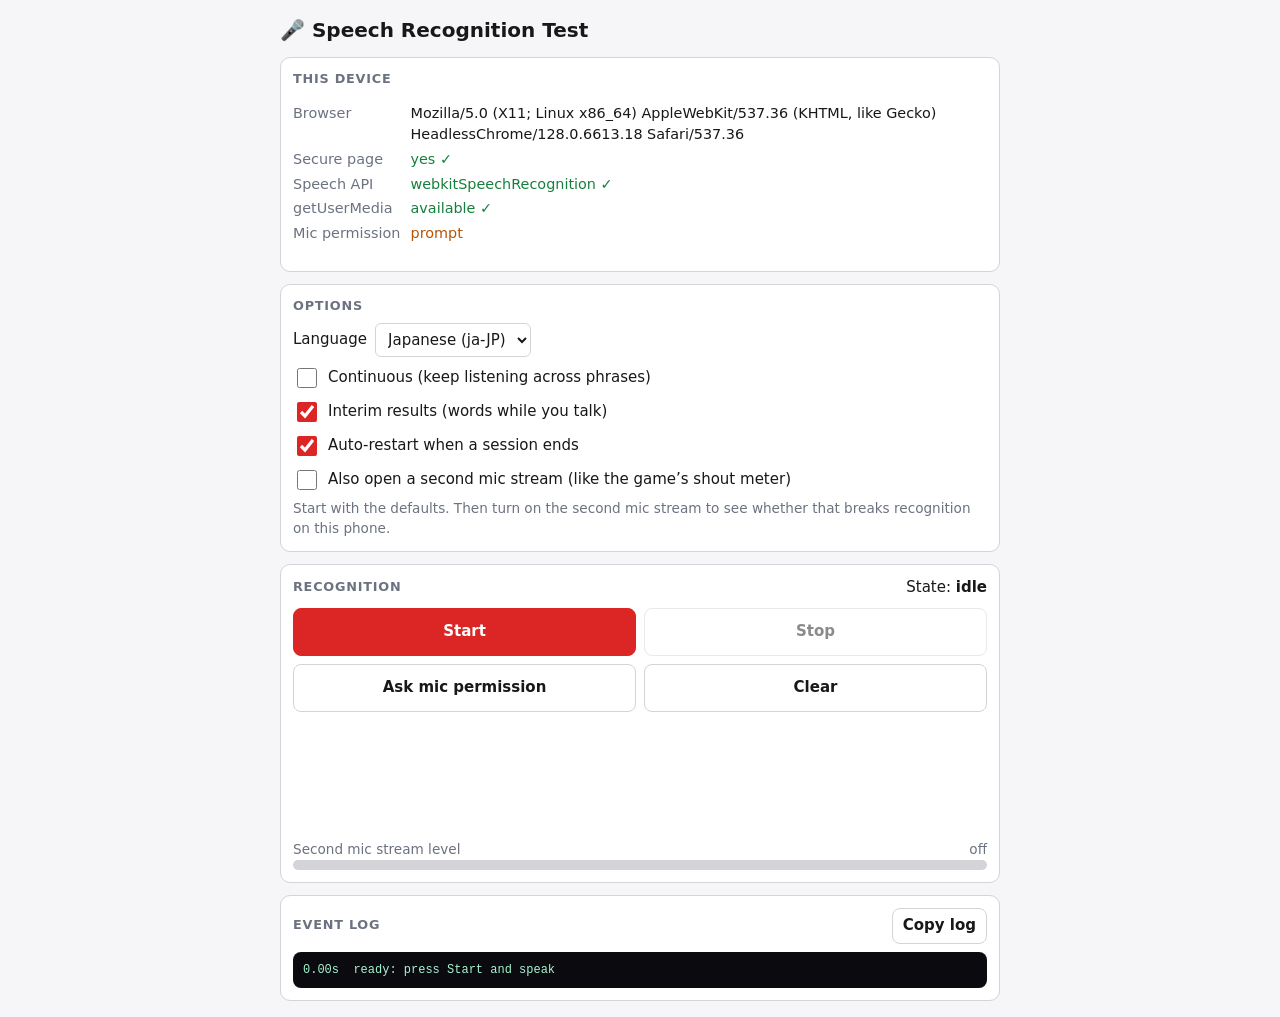
<file: stt-test.html>
<!DOCTYPE html>
<html lang="en">
<head>
  <meta charset="UTF-8">
  <meta name="viewport" content="width=device-width, initial-scale=1, viewport-fit=cover">
  <title>Speech Recognition Test</title>
  <style>
    :root {
      --bg: #f6f6f8; --panel: #ffffff; --text: #18181b; --muted: #6b7280; --border: #d4d4d8;
      --accent: #dc2626; --ok: #15803d; --warn: #b45309; --bad: #b91c1c; --log-bg: #0b0b0f; --log-text: #a7f3d0;
      color-scheme: light;
    }
    @media (prefers-color-scheme: dark) {
      :root:not([data-theme="light"]) {
        --bg: #0b0a10; --panel: #17161d; --text: #e5e5e5; --muted: #9ca3af; --border: #3f3f46;
        --accent: #ef4444; --ok: #4ade80; --warn: #fbbf24; --bad: #f87171; --log-bg: #000000; --log-text: #86efac;
        color-scheme: dark;
      }
    }
    :root[data-theme="dark"] {
      --bg: #0b0a10; --panel: #17161d; --text: #e5e5e5; --muted: #9ca3af; --border: #3f3f46;
      --accent: #ef4444; --ok: #4ade80; --warn: #fbbf24; --bad: #f87171; --log-bg: #000000; --log-text: #86efac;
      color-scheme: dark;
    }
    * { box-sizing: border-box; }
    body {
      margin: 0; background: var(--bg); color: var(--text);
      font: 15px/1.45 system-ui, -apple-system, "Segoe UI", Roboto, "Hiragino Sans", "Noto Sans JP", sans-serif;
      padding: max(12px, env(safe-area-inset-top)) 12px max(16px, env(safe-area-inset-bottom));
    }
    main { max-width: 720px; margin: 0 auto; display: grid; gap: 12px; }
    h1 { font-size: 1.25rem; margin: 4px 0 0; }
    .panel { background: var(--panel); border: 1px solid var(--border); border-radius: 10px; padding: 12px; }
    .panel h2 { font-size: 0.8rem; text-transform: uppercase; letter-spacing: 0.06em; color: var(--muted); margin: 0 0 8px; }
    .env { display: grid; grid-template-columns: auto 1fr; gap: 4px 10px; font-size: 0.9rem; }
    .env dt { color: var(--muted); }
    .env dd { margin: 0; word-break: break-word; }
    .ok { color: var(--ok); } .warn { color: var(--warn); } .bad { color: var(--bad); }
    .options { display: grid; gap: 8px; }
    .options label { display: flex; align-items: center; gap: 8px; }
    select, button { font: inherit; }
    select { padding: 6px 8px; border-radius: 6px; border: 1px solid var(--border); background: var(--panel); color: var(--text); }
    input[type="checkbox"] { width: 20px; height: 20px; accent-color: var(--accent); }
    .buttons { display: grid; grid-template-columns: 1fr 1fr; gap: 8px; }
    button {
      padding: 12px; border-radius: 8px; border: 1px solid var(--border);
      background: var(--panel); color: var(--text); font-weight: 600; cursor: pointer;
    }
    button.primary { background: var(--accent); border-color: var(--accent); color: #fff; }
    button:disabled { opacity: 0.5; cursor: default; }
    #state { font-weight: 700; }
    #transcript {
      min-height: 3.2em; font-size: 1.6rem; font-weight: 700; word-break: break-word;
    }
    #interim { color: var(--muted); font-size: 1.1rem; min-height: 1.5em; word-break: break-word; }
    .meter { height: 10px; border-radius: 5px; background: var(--border); overflow: hidden; }
    .meter > div { height: 100%; width: 0%; background: var(--ok); transition: width 60ms linear; }
    #log {
      background: var(--log-bg); color: var(--log-text); border-radius: 8px; padding: 10px;
      font: 12px/1.4 ui-monospace, Menlo, Consolas, monospace; white-space: pre-wrap; word-break: break-word;
      max-height: 50vh; overflow-y: auto; margin: 0;
    }
    .row { display: flex; gap: 8px; align-items: center; justify-content: space-between; flex-wrap: wrap; }
    .hint { color: var(--muted); font-size: 0.85rem; margin: 6px 0 0; }
  </style>
</head>
<body>
<main>
  <h1>🎤 Speech Recognition Test</h1>

  <section class="panel">
    <h2>This device</h2>
    <dl class="env" id="env"></dl>
  </section>

  <section class="panel">
    <h2>Options</h2>
    <div class="options">
      <label>Language
        <select id="opt-lang">
          <option value="ja-JP">Japanese (ja-JP)</option>
          <option value="en-US">English (en-US)</option>
        </select>
      </label>
      <label><input type="checkbox" id="opt-continuous"> Continuous (keep listening across phrases)</label>
      <label><input type="checkbox" id="opt-interim" checked> Interim results (words while you talk)</label>
      <label><input type="checkbox" id="opt-restart" checked> Auto-restart when a session ends</label>
      <label><input type="checkbox" id="opt-extra-mic"> Also open a second mic stream (like the game’s shout meter)</label>
    </div>
    <p class="hint">Start with the defaults. Then turn on the second mic stream to see whether that breaks recognition on this phone.</p>
  </section>

  <section class="panel">
    <div class="row">
      <h2 style="margin:0">Recognition</h2>
      <span>State: <span id="state">idle</span></span>
    </div>
    <div class="buttons" style="margin-top:10px">
      <button class="primary" id="btn-start">Start</button>
      <button id="btn-stop" disabled>Stop</button>
      <button id="btn-perm">Ask mic permission</button>
      <button id="btn-clear">Clear</button>
    </div>
    <div style="margin-top:12px">
      <div id="interim"></div>
      <div id="transcript"></div>
    </div>
    <div style="margin-top:8px">
      <div class="row"><span class="hint" style="margin:0">Second mic stream level</span><span class="hint" style="margin:0" id="level-label">off</span></div>
      <div class="meter"><div id="level"></div></div>
    </div>
  </section>

  <section class="panel">
    <div class="row">
      <h2 style="margin:0">Event log</h2>
      <button id="btn-copy" style="padding:6px 10px">Copy log</button>
    </div>
    <pre id="log" style="margin-top:8px"></pre>
  </section>
</main>

<script>
  'use strict';
  const $ = (id) => document.getElementById(id);
  const SR = window.SpeechRecognition || window.webkitSpeechRecognition;
  const t0 = performance.now();
  const logLines = [];

  function log(msg, cls) {
    const line = `${((performance.now() - t0) / 1000).toFixed(2)}s  ${msg}`;
    logLines.push(line);
    console.log('[stt]', msg);
    const el = $('log');
    el.textContent = logLines.join('\n');
    el.scrollTop = el.scrollHeight;
  }

  function setState(text, cls) {
    $('state').textContent = text;
    $('state').className = cls || '';
  }

  // ---- Environment ----
  async function showEnvironment() {
    const rows = [];
    const add = (k, v, cls) => rows.push(`<dt>${k}</dt><dd class="${cls || ''}">${v}</dd>`);
    add('Browser', navigator.userAgent.replace(/</g, '&lt;'));
    add('Secure page', window.isSecureContext ? 'yes ✓' : 'NO: the mic only works on https:// or localhost', window.isSecureContext ? 'ok' : 'bad');
    add('Speech API', SR ? (window.SpeechRecognition ? 'SpeechRecognition ✓' : 'webkitSpeechRecognition ✓') : 'not available', SR ? 'ok' : 'bad');
    add('getUserMedia', navigator.mediaDevices && navigator.mediaDevices.getUserMedia ? 'available ✓' : 'not available', navigator.mediaDevices ? 'ok' : 'bad');
    let perm = 'unknown (browser doesn’t say)';
    let permCls = '';
    try {
      const p = await navigator.permissions.query({ name: 'microphone' });
      perm = p.state;
      permCls = p.state === 'granted' ? 'ok' : p.state === 'denied' ? 'bad' : 'warn';
      p.onchange = () => { log(`mic permission changed → ${p.state}`); showEnvironment(); };
    } catch (e) { /* not supported */ }
    add('Mic permission', perm, permCls);
    $('env').innerHTML = rows.join('');
  }

  // ---- Optional second mic stream (to test conflicts) ----
  let extra = null;
  async function openExtraMic() {
    if (extra) return;
    try {
      const stream = await navigator.mediaDevices.getUserMedia({ audio: true });
      const ac = new (window.AudioContext || window.webkitAudioContext)();
      const an = ac.createAnalyser();
      an.fftSize = 512;
      ac.createMediaStreamSource(stream).connect(an);
      const data = new Uint8Array(an.fftSize);
      extra = { stream, ac, an, raf: 0 };
      const tick = () => {
        if (!extra) return;
        an.getByteTimeDomainData(data);
        let sum = 0;
        for (let i = 0; i < data.length; i++) { const v = (data[i] - 128) / 128; sum += v * v; }
        const pct = Math.min(100, Math.round(Math.sqrt(sum / data.length) * 400));
        $('level').style.width = pct + '%';
        $('level-label').textContent = pct + '%';
        extra.raf = requestAnimationFrame(tick);
      };
      tick();
      log('second mic stream opened: ' + (stream.getAudioTracks()[0] || {}).label);
    } catch (e) {
      log(`second mic stream FAILED: ${e.name} ${e.message}`);
    }
  }
  function closeExtraMic() {
    if (!extra) return;
    cancelAnimationFrame(extra.raf);
    extra.stream.getTracks().forEach((t) => t.stop());
    try { extra.ac.close(); } catch (e) {}
    extra = null;
    $('level').style.width = '0%';
    $('level-label').textContent = 'off';
    log('second mic stream closed');
  }

  // ---- Recognition ----
  let rec = null;
  let wanted = false;   // user pressed Start and not Stop
  let active = false;   // a session is running
  let finalText = '';

  function buildRecognizer() {
    const r = new SR();
    r.lang = $('opt-lang').value;
    r.continuous = $('opt-continuous').checked;
    r.interimResults = $('opt-interim').checked;
    r.maxAlternatives = 3;

    r.onstart = () => { active = true; setState('listening', 'ok'); log(`start (lang=${r.lang}, continuous=${r.continuous}, interim=${r.interimResults})`); };
    r.onaudiostart = () => log('audiostart: mic is open');
    r.onsoundstart = () => log('soundstart: hearing sound');
    r.onspeechstart = () => log('speechstart: hearing speech');
    r.onspeechend = () => log('speechend');
    r.onsoundend = () => log('soundend');
    r.onaudioend = () => log('audioend: mic closed');
    r.onnomatch = () => log('nomatch: heard something but no words');
    r.onerror = (e) => {
      log(`ERROR: ${e.error}${e.message ? ' (' + e.message + ')' : ''}`);
      if (e.error === 'not-allowed' || e.error === 'service-not-allowed') { wanted = false; }
      setState('error: ' + e.error, 'bad');
    };
    r.onend = () => {
      active = false;
      log('end');
      if (wanted && $('opt-restart').checked) {
        setTimeout(() => { if (wanted && !active) startSession('auto-restart'); }, 150);
      } else {
        wanted = false;
        setState('idle');
        $('btn-start').disabled = false;
        $('btn-stop').disabled = true;
      }
    };
    r.onresult = (e) => {
      let interim = '';
      for (let i = e.resultIndex; i < e.results.length; i++) {
        const res = e.results[i];
        const alts = [];
        for (let j = 0; j < res.length; j++) {
          const c = res[j].confidence;
          alts.push(`“${res[j].transcript}”${c ? ' ' + c.toFixed(2) : ''}`);
        }
        log(`result #${i} ${res.isFinal ? 'FINAL' : 'interim'} (resultIndex=${e.resultIndex}, total=${e.results.length}): ${alts.join(' | ')}`);
        if (res.isFinal) finalText += res[0].transcript + ' ';
        else interim += res[0].transcript;
      }
      $('transcript').textContent = finalText.trim();
      $('interim').textContent = interim;
    };
    return r;
  }

  function startSession(reason) {
    rec = buildRecognizer();
    try {
      rec.start();
      log(`start() called${reason ? ' (' + reason + ')' : ''}`);
    } catch (e) {
      log(`start() threw: ${e.name} ${e.message}`);
    }
  }

  $('btn-start').addEventListener('click', async () => {
    if (!SR) { log('This browser has no speech recognition.'); return; }
    wanted = true;
    $('btn-start').disabled = true;
    $('btn-stop').disabled = false;
    setState('starting…', 'warn');
    if ($('opt-extra-mic').checked) await openExtraMic(); else closeExtraMic();
    startSession('button');
  });

  $('btn-stop').addEventListener('click', () => {
    wanted = false;
    if (rec) { try { rec.stop(); log('stop() called'); } catch (e) { log(`stop() threw: ${e.message}`); } }
    closeExtraMic();
  });

  $('btn-perm').addEventListener('click', async () => {
    try {
      const s = await navigator.mediaDevices.getUserMedia({ audio: true });
      log('mic permission granted: ' + (s.getAudioTracks()[0] || {}).label);
      s.getTracks().forEach((t) => t.stop());
    } catch (e) {
      log(`mic permission FAILED: ${e.name} ${e.message}`);
    }
    showEnvironment();
  });

  $('btn-clear').addEventListener('click', () => {
    logLines.length = 0;
    $('log').textContent = '';
    finalText = '';
    $('transcript').textContent = '';
    $('interim').textContent = '';
  });

  $('btn-copy').addEventListener('click', async () => {
    const text = `${navigator.userAgent}\n\n${logLines.join('\n')}`;
    try {
      await navigator.clipboard.writeText(text);
      $('btn-copy').textContent = 'Copied ✓';
    } catch (e) {
      $('btn-copy').textContent = 'Copy failed';
    }
    setTimeout(() => { $('btn-copy').textContent = 'Copy log'; }, 1500);
  });

  showEnvironment();
  log(SR ? 'ready: press Start and speak' : 'no speech recognition in this browser');
</script>
</body>
</html>
</file>
<file: style.css>
/* The game is intentionally dark in both light and dark viewer modes */
:root {
  --bg: #08070c;
  --fg: #e0e0e0;
  color-scheme: dark;
  box-sizing: border-box;
  padding-top: env(safe-area-inset-top, 0px);
  padding-bottom: env(safe-area-inset-bottom, 0px);
  background: var(--bg);
}
@media (prefers-color-scheme: dark) {
  :root:not([data-theme="light"]) { --bg: #08070c; --fg: #e0e0e0; }
}
:root[data-theme="dark"] { --bg: #08070c; --fg: #e0e0e0; }

html { height: 100%; scroll-padding-top: env(safe-area-inset-top, 0px); }

body {
  height: 100%;
  margin: 0;
  font-family: 'Share Tech Mono', 'Kosugi Maru', ui-monospace, Menlo, monospace;
  background: var(--bg);
  color: var(--fg);
  overflow: hidden;
  user-select: none;
  -webkit-user-select: none;
  overscroll-behavior: none;
  touch-action: manipulation;
  -webkit-tap-highlight-color: transparent;
  padding-left: env(safe-area-inset-left, 0px);
  padding-right: env(safe-area-inset-right, 0px);
}
input { user-select: text; -webkit-user-select: text; }

.font-arcade { font-family: 'Press Start 2P', ui-monospace, monospace; }
.font-horror { font-family: 'Creepster', Impact, 'Arial Black', fantasy; }
.font-jp { font-family: 'Kosugi Maru', 'Hiragino Maru Gothic ProN', 'Hiragino Sans', 'Noto Sans JP', sans-serif; }

.crt::after {
  content: "";
  position: fixed;
  inset: 0;
  /* Light enough not to cut through the zombie labels */
  background: linear-gradient(rgba(18,16,16,0) 50%, rgba(0,0,0,0.15) 50%),
              linear-gradient(90deg, rgba(255,0,0,0.03), rgba(0,255,0,0.01), rgba(0,0,255,0.03));
  background-size: 100% 4px, 6px 100%;
  z-index: 20;
  pointer-events: none;
}

::-webkit-scrollbar { width: 6px; }
::-webkit-scrollbar-thumb { background: #dc2626; border-radius: 3px; }

.neon-text-red { text-shadow: 0 0 5px #ef4444, 0 0 15px #dc2626, 0 0 30px #991b1b; }
.neon-box-red { box-shadow: 0 0 10px rgba(220,38,38,0.5), inset 0 0 10px rgba(220,38,38,0.3); }

button:focus-visible, input:focus-visible { outline: 2px solid #facc15; outline-offset: 2px; }

.btn-mode-active { background-color: #7f1d1d !important; border-color: #ef4444 !important; color: #ffffff !important; transform: scale(1.02); }
.btn-mode-inactive { background-color: #27272a; border-color: #52525b; color: #a1a1aa; opacity: 0.8; }
.btn-diff-active { background-color: #7f1d1d !important; border-color: #ef4444 !important; color: #ffffff !important; transform: scale(1.02); }
.btn-diff-inactive { background-color: #27272a; border-color: #52525b; color: #a1a1aa; opacity: 0.8; }

.input-miss { animation: miss 0.3s; border-color: #f43f5e !important; }
@keyframes miss {
  0%,100% { transform: translateX(0); }
  25% { transform: translateX(-6px); }
  75% { transform: translateX(6px); }
}

@media (prefers-reduced-motion: reduce) {
  .animate-pulse, .animate-ping { animation: none !important; }
}
</file>
<file: old/v1/style.css>
/* The game is intentionally dark in both light and dark viewer modes */
:root {
  --bg: #08070c;
  --fg: #e0e0e0;
  color-scheme: dark;
  box-sizing: border-box;
  padding-top: env(safe-area-inset-top, 0px);
  padding-bottom: env(safe-area-inset-bottom, 0px);
  background: var(--bg);
}
@media (prefers-color-scheme: dark) {
  :root:not([data-theme="light"]) { --bg: #08070c; --fg: #e0e0e0; }
}
:root[data-theme="dark"] { --bg: #08070c; --fg: #e0e0e0; }

html { height: 100%; scroll-padding-top: env(safe-area-inset-top, 0px); }

body {
  height: 100%;
  margin: 0;
  font-family: 'Share Tech Mono', 'Kosugi Maru', ui-monospace, Menlo, monospace;
  background: var(--bg);
  color: var(--fg);
  overflow: hidden;
  user-select: none;
  -webkit-user-select: none;
  overscroll-behavior: none;
  touch-action: manipulation;
  -webkit-tap-highlight-color: transparent;
  padding-left: env(safe-area-inset-left, 0px);
  padding-right: env(safe-area-inset-right, 0px);
}
input { user-select: text; -webkit-user-select: text; }

.font-arcade { font-family: 'Press Start 2P', ui-monospace, monospace; }
.font-horror { font-family: 'Creepster', Impact, 'Arial Black', fantasy; }
.font-jp { font-family: 'Kosugi Maru', 'Hiragino Maru Gothic ProN', 'Hiragino Sans', 'Noto Sans JP', sans-serif; }

.crt::after {
  content: "";
  position: fixed;
  inset: 0;
  background: linear-gradient(rgba(18,16,16,0) 50%, rgba(0,0,0,0.4) 50%),
              linear-gradient(90deg, rgba(255,0,0,0.03), rgba(0,255,0,0.01), rgba(0,0,255,0.03));
  background-size: 100% 4px, 6px 100%;
  z-index: 20;
  pointer-events: none;
}

::-webkit-scrollbar { width: 6px; }
::-webkit-scrollbar-thumb { background: #dc2626; border-radius: 3px; }

.neon-text-red { text-shadow: 0 0 5px #ef4444, 0 0 15px #dc2626, 0 0 30px #991b1b; }
.neon-box-red { box-shadow: 0 0 10px rgba(220,38,38,0.5), inset 0 0 10px rgba(220,38,38,0.3); }

button:focus-visible, input:focus-visible { outline: 2px solid #facc15; outline-offset: 2px; }

.btn-mode-active { background-color: #7f1d1d !important; border-color: #ef4444 !important; color: #ffffff !important; transform: scale(1.02); }
.btn-mode-inactive { background-color: #27272a; border-color: #52525b; color: #a1a1aa; opacity: 0.8; }
.btn-diff-active { background-color: #7f1d1d !important; border-color: #ef4444 !important; color: #ffffff !important; transform: scale(1.02); }
.btn-diff-inactive { background-color: #27272a; border-color: #52525b; color: #a1a1aa; opacity: 0.8; }

.input-miss { animation: miss 0.3s; border-color: #f43f5e !important; }
@keyframes miss {
  0%,100% { transform: translateX(0); }
  25% { transform: translateX(-6px); }
  75% { transform: translateX(6px); }
}

@media (prefers-reduced-motion: reduce) {
  .animate-pulse, .animate-ping { animation: none !important; }
}
</file>
<file: utilities.css>
/* Tailwind-compatible utilities, precompiled for the classes this page uses (no CDN needed). */
*,::before,::after{box-sizing:border-box;border-width:0;border-style:solid;border-color:#e5e7eb}
html{line-height:1.5;-webkit-text-size-adjust:100%;tab-size:4}
body{line-height:inherit}
h1,h2,h3,h4,h5,h6{font-size:inherit;font-weight:inherit;margin:0}
p,dl,dd,figure,pre{margin:0}
strong{font-weight:bolder}
button,input,select,textarea{font-family:inherit;font-size:100%;font-weight:inherit;line-height:inherit;color:inherit;margin:0;padding:0}
button{background-color:transparent;background-image:none;cursor:pointer;text-transform:none;-webkit-appearance:button}
button:disabled{cursor:default}
input::placeholder{opacity:1;color:#9ca3af}
svg,canvas{display:block;vertical-align:middle}
@keyframes tw-pulse{50%{opacity:.5}}
@keyframes tw-ping{75%,100%{transform:scale(2);opacity:0}}
.absolute{position:absolute}
.accent-purple-600{accent-color:#9333ea}
.accent-red-600{accent-color:#dc2626}
.animate-ping{animation:tw-ping 1s cubic-bezier(0,0,.2,1) infinite}
.animate-pulse{animation:tw-pulse 2s cubic-bezier(.4,0,.6,1) infinite}
.backdrop-blur-md{-webkit-backdrop-filter:blur(12px);backdrop-filter:blur(12px)}
.backdrop-blur-sm{-webkit-backdrop-filter:blur(4px);backdrop-filter:blur(4px)}
.bg-black\/60{background-color:rgb(0 0 0 / 0.6)}
.bg-black\/70{background-color:rgb(0 0 0 / 0.7)}
.bg-black\/80{background-color:rgb(0 0 0 / 0.8)}
.bg-black\/85{background-color:rgb(0 0 0 / 0.85)}
.bg-black\/90{background-color:rgb(0 0 0 / 0.9)}
.bg-gradient-to-r{background-image:linear-gradient(to right,var(--tw-gradient-stops))}
.bg-green-500{background-color:#22c55e}
.bg-green-950{background-color:#052e16}
.bg-purple-800{background-color:#6b21a8}
.bg-purple-900{background-color:#581c87}
.bg-purple-950{background-color:#3b0764}
.bg-red-500{background-color:#ef4444}
.bg-red-500\/20{background-color:rgb(239 68 68 / 0.2)}
.bg-red-600\/30{background-color:rgb(220 38 38 / 0.3)}
.bg-red-700{background-color:#b91c1c}
.bg-red-800{background-color:#991b1b}
.bg-red-950{background-color:#450a0a}
.bg-yellow-100\/20{background-color:rgb(254 249 195 / 0.2)}
.bg-yellow-500{background-color:#eab308}
.bg-yellow-950{background-color:#422006}
.bg-zinc-800{background-color:#27272a}
.bg-zinc-900{background-color:#18181b}
.bg-zinc-950{background-color:#09090b}
.bg-zinc-950\/90{background-color:rgb(9 9 11 / 0.9)}
.block{display:block}
.border{border-width:1px}
.border-2{border-width:2px}
.border-b{border-bottom-width:1px}
.border-green-700{border-color:#15803d}
.border-purple-500{border-color:#a855f7}
.border-purple-600{border-color:#9333ea}
.border-purple-700{border-color:#7e22ce}
.border-purple-800{border-color:#6b21a8}
.border-purple-900{border-color:#581c87}
.border-purple-900\/50{border-color:rgb(88 28 135 / 0.5)}
.border-red-700{border-color:#b91c1c}
.border-red-800{border-color:#991b1b}
.border-red-900{border-color:#7f1d1d}
.border-red-900\/60{border-color:rgb(127 29 29 / 0.6)}
.border-t{border-top-width:1px}
.border-yellow-300{border-color:#fde047}
.border-yellow-500{border-color:#eab308}
.border-yellow-700{border-color:#a16207}
.border-zinc-600{border-color:#52525b}
.border-zinc-700{border-color:#3f3f46}
.border-zinc-800{border-color:#27272a}
.col-span-5{grid-column:span 5 / span 5}
.cursor-pointer{cursor:pointer}
.fill-current{fill:currentColor}
.flex{display:flex}
.flex-1{flex:1 1 0%}
.flex-col{flex-direction:column}
.flex-wrap{flex-wrap:wrap}
.font-bold{font-weight:700}
.font-mono{font-family:ui-monospace,SFMono-Regular,Menlo,Monaco,Consolas,monospace}
.font-sans{font-family:ui-sans-serif,system-ui,sans-serif,"Apple Color Emoji","Segoe UI Emoji"}
.font-semibold{font-weight:600}
.gap-1\.5{gap:0.375rem}
.gap-2{gap:0.5rem}
.gap-3{gap:0.75rem}
.gap-4{gap:1rem}
.gap-x-3{column-gap:0.75rem}
.gap-y-2{row-gap:0.5rem}
.grid{display:grid}
.grid-cols-1{grid-template-columns:repeat(1,minmax(0,1fr))}
.grid-cols-2{grid-template-columns:repeat(2,minmax(0,1fr))}
.grid-cols-3{grid-template-columns:repeat(3,minmax(0,1fr))}
.grid-cols-5{grid-template-columns:repeat(5,minmax(0,1fr))}
.h-2{height:0.5rem}
.h-3{height:0.75rem}
.h-4{height:1rem}
.h-6{height:1.5rem}
.h-8{height:2rem}
.h-full{height:100%}
.inset-0{inset:0px}
.italic{font-style:italic}
.items-center{align-items:center}
.items-end{align-items:flex-end}
.items-start{align-items:flex-start}
.items-stretch{align-items:stretch}
.justify-between{justify-content:space-between}
.justify-center{justify-content:center}
.leading-relaxed{line-height:1.625}
.leading-snug{line-height:1.375}
.max-h-full{max-height:100%}
.max-w-3xl{max-width:48rem}
.max-w-lg{max-width:32rem}
.max-w-xl{max-width:36rem}
.max-w-xs{max-width:20rem}
.mb-0\.5{margin-bottom:0.125rem}
.mb-1{margin-bottom:0.25rem}
.mb-2{margin-bottom:0.5rem}
.min-h-0{min-height:0px}
.min-w-0{min-width:0px}
.mt-0\.5{margin-top:0.125rem}
.mt-1{margin-top:0.25rem}
.my-auto{margin-top:auto;margin-bottom:auto}
.opacity-0{opacity:0}
.opacity-60{opacity:0.6}
.opacity-70{opacity:0.7}
.opacity-80{opacity:0.8}
.overflow-hidden{overflow:hidden}
.overflow-y-auto{overflow-y:auto}
.p-0\.5{padding:0.125rem}
.p-1{padding:0.25rem}
.p-2{padding:0.5rem}
.p-3{padding:0.75rem}
.p-4{padding:1rem}
.p-5{padding:1.25rem}
.p-6{padding:1.5rem}
.pb-2{padding-bottom:0.5rem}
.pb-3{padding-bottom:0.75rem}
.pointer-events-none{pointer-events:none}
.pt-2{padding-top:0.5rem}
.px-1{padding-left:0.25rem;padding-right:0.25rem}
.px-2{padding-left:0.5rem;padding-right:0.5rem}
.px-3{padding-left:0.75rem;padding-right:0.75rem}
.px-4{padding-left:1rem;padding-right:1rem}
.py-0\.5{padding-top:0.125rem;padding-bottom:0.125rem}
.py-1\.5{padding-top:0.375rem;padding-bottom:0.375rem}
.py-2{padding-top:0.5rem;padding-bottom:0.5rem}
.py-2\.5{padding-top:0.625rem;padding-bottom:0.625rem}
.py-3{padding-top:0.75rem;padding-bottom:0.75rem}
.py-3\.5{padding-top:0.875rem;padding-bottom:0.875rem}
.relative{position:relative}
.rounded{border-radius:0.25rem}
.rounded-full{border-radius:9999px}
.rounded-lg{border-radius:0.5rem}
.rounded-sm{border-radius:0.125rem}
.rounded-xl{border-radius:0.75rem}
.shadow-2xl{--tw-shadow:0 25px 50px -12px var(--tw-shadow-color,rgb(0 0 0 / .25));box-shadow:var(--tw-ring-shadow,0 0 #0000),var(--tw-shadow)}
.shadow-lg{--tw-shadow:0 10px 15px -3px var(--tw-shadow-color,rgb(0 0 0 / .1)),0 4px 6px -4px var(--tw-shadow-color,rgb(0 0 0 / .1));box-shadow:var(--tw-ring-shadow,0 0 #0000),var(--tw-shadow)}
.shadow-red-900\/50{--tw-shadow-color:rgb(127 29 29 / 0.5)}
.shrink-0{flex-shrink:0}
.space-y-1 > :not([hidden]) ~ :not([hidden]){margin-top:0.25rem}
.space-y-2 > :not([hidden]) ~ :not([hidden]){margin-top:0.5rem}
.space-y-3 > :not([hidden]) ~ :not([hidden]){margin-top:0.75rem}
.space-y-4 > :not([hidden]) ~ :not([hidden]){margin-top:1rem}
.space-y-5 > :not([hidden]) ~ :not([hidden]){margin-top:1.25rem}
.text-2xl{font-size:1.5rem;line-height:2rem}
.text-3xl{font-size:1.875rem;line-height:2.25rem}
.text-5xl{font-size:3rem;line-height:1}
.text-\[10px\]{font-size:10px}
.text-\[11px\]{font-size:11px}
.text-\[9px\]{font-size:9px}
.text-base{font-size:1rem;line-height:1.5rem}
.text-black{color:#000000}
.text-blue-400{color:#60a5fa}
.text-center{text-align:center}
.text-cyan-300{color:#67e8f9}
.text-gray-200{color:#e5e7eb}
.text-gray-300{color:#d1d5db}
.text-gray-400{color:#9ca3af}
.text-gray-500{color:#6b7280}
.text-green-400{color:#4ade80}
.text-left{text-align:left}
.text-lg{font-size:1.125rem;line-height:1.75rem}
.text-purple-200{color:#e9d5ff}
.text-purple-400{color:#c084fc}
.text-red-400{color:#f87171}
.text-red-500{color:#ef4444}
.text-red-600{color:#dc2626}
.text-sm{font-size:0.875rem;line-height:1.25rem}
.text-white{color:#ffffff}
.text-xl{font-size:1.25rem;line-height:1.75rem}
.text-xs{font-size:0.75rem;line-height:1rem}
.text-yellow-300{color:#fde047}
.text-yellow-400{color:#facc15}
.tracking-wide{letter-spacing:0.025em}
.tracking-wider{letter-spacing:0.05em}
.tracking-widest{letter-spacing:0.1em}
.transition-all{transition-property:all;transition-timing-function:cubic-bezier(.4,0,.2,1);transition-duration:150ms}
.transition-colors{transition-property:color,background-color,border-color,text-decoration-color,fill,stroke;transition-timing-function:cubic-bezier(.4,0,.2,1);transition-duration:150ms}
.transition-opacity{transition-property:opacity;transition-timing-function:cubic-bezier(.4,0,.2,1);transition-duration:150ms}
.truncate{overflow:hidden;text-overflow:ellipsis;white-space:nowrap}
.w-16{width:4rem}
.w-24{width:6rem}
.w-3{width:0.75rem}
.w-4{width:1rem}
.w-6{width:1.5rem}
.w-8{width:2rem}
.w-full{width:100%}
.whitespace-nowrap{white-space:nowrap}
.z-10{z-index:10}
.z-20{z-index:20}
.z-30{z-index:30}
.z-40{z-index:40}
.z-50{z-index:50}
.duration-150{transition-duration:150ms}
.duration-300{transition-duration:300ms}
.duration-75{transition-duration:75ms}
.hidden{display:none}
.from-blue-500{--tw-gradient-from:#3b82f6;--tw-gradient-to:rgb(59 130 246 / 0);--tw-gradient-stops:var(--tw-gradient-from),var(--tw-gradient-to)}
.from-purple-600{--tw-gradient-from:#9333ea;--tw-gradient-to:rgb(147 51 234 / 0);--tw-gradient-stops:var(--tw-gradient-from),var(--tw-gradient-to)}
.from-red-600{--tw-gradient-from:#dc2626;--tw-gradient-to:rgb(220 38 38 / 0);--tw-gradient-stops:var(--tw-gradient-from),var(--tw-gradient-to)}
.via-green-500{--tw-gradient-to:rgb(34 197 94 / 0);--tw-gradient-stops:var(--tw-gradient-from),#22c55e,var(--tw-gradient-to)}
.to-red-400{--tw-gradient-to:#f87171}
.to-red-500{--tw-gradient-to:#ef4444}
.hover\:bg-purple-700:hover{background-color:#7e22ce}
.hover\:bg-purple-800:hover{background-color:#6b21a8}
.hover\:bg-purple-900:hover{background-color:#581c87}
.hover\:bg-red-600:hover{background-color:#dc2626}
.hover\:bg-red-700:hover{background-color:#b91c1c}
.hover\:bg-zinc-700:hover{background-color:#3f3f46}
.hover\:bg-zinc-800:hover{background-color:#27272a}
.hover\:text-white:hover{color:#ffffff}
.focus\:outline-none:focus{outline:2px solid transparent;outline-offset:2px}
.focus\:ring-2:focus{--tw-ring-shadow:0 0 0 2px var(--tw-ring-color,rgb(59 130 246 / .5));box-shadow:var(--tw-ring-shadow),var(--tw-shadow,0 0 #0000)}
.focus\:ring-red-500:focus{--tw-ring-color:#ef4444}
.active\:bg-red-800:active{background-color:#991b1b}
@media (min-width:640px){
  .sm\:flex-row{flex-direction:row}
  .sm\:gap-3{gap:0.75rem}
  .sm\:gap-6{gap:1.5rem}
  .sm\:h-3\.5{height:0.875rem}
  .sm\:h-7{height:1.75rem}
  .sm\:inline{display:inline}
  .sm\:items-center{align-items:center}
  .sm\:justify-end{justify-content:flex-end}
  .sm\:mb-0\.5{margin-bottom:0.125rem}
  .sm\:order-2{order:2}
  .sm\:order-3{order:3}
  .sm\:p-2\.5{padding:0.625rem}
  .sm\:p-3{padding:0.75rem}
  .sm\:p-4{padding:1rem}
  .sm\:p-5{padding:1.25rem}
  .sm\:p-6{padding:1.5rem}
  .sm\:p-8{padding:2rem}
  .sm\:px-5{padding-left:1.25rem;padding-right:1.25rem}
  .sm\:px-6{padding-left:1.5rem;padding-right:1.5rem}
  .sm\:text-4xl{font-size:2.25rem;line-height:2.5rem}
  .sm\:text-5xl{font-size:3rem;line-height:1}
  .sm\:text-\[10px\]{font-size:10px}
  .sm\:text-\[11px\]{font-size:11px}
  .sm\:text-lg{font-size:1.125rem;line-height:1.75rem}
  .sm\:text-sm{font-size:0.875rem;line-height:1.25rem}
  .sm\:text-xl{font-size:1.25rem;line-height:1.75rem}
  .sm\:text-xs{font-size:0.75rem;line-height:1rem}
  .sm\:w-32{width:8rem}
  .sm\:w-44{width:11rem}
  .sm\:w-48{width:12rem}
  .sm\:w-7{width:1.75rem}
  .sm\:w-auto{width:auto}
}
@media (min-width:768px){
  .md\:grid-cols-2{grid-template-columns:repeat(2,minmax(0,1fr))}
  .md\:inline-block{display:inline-block}
  .md\:max-w-3xl{max-width:48rem}
  .md\:text-4xl{font-size:2.25rem;line-height:2.5rem}
}
</file>
<file: old/v1/utilities.css>
/* Tailwind-compatible utilities, precompiled for the classes this page uses (no CDN needed). */
*,::before,::after{box-sizing:border-box;border-width:0;border-style:solid;border-color:#e5e7eb}
html{line-height:1.5;-webkit-text-size-adjust:100%;tab-size:4}
body{line-height:inherit}
h1,h2,h3,h4,h5,h6{font-size:inherit;font-weight:inherit;margin:0}
p,dl,dd,figure,pre{margin:0}
strong{font-weight:bolder}
button,input,select,textarea{font-family:inherit;font-size:100%;font-weight:inherit;line-height:inherit;color:inherit;margin:0;padding:0}
button{background-color:transparent;background-image:none;cursor:pointer;text-transform:none;-webkit-appearance:button}
button:disabled{cursor:default}
input::placeholder{opacity:1;color:#9ca3af}
svg,canvas{display:block;vertical-align:middle}
@keyframes tw-pulse{50%{opacity:.5}}
@keyframes tw-ping{75%,100%{transform:scale(2);opacity:0}}
.absolute{position:absolute}
.accent-purple-600{accent-color:#9333ea}
.accent-red-600{accent-color:#dc2626}
.animate-ping{animation:tw-ping 1s cubic-bezier(0,0,.2,1) infinite}
.animate-pulse{animation:tw-pulse 2s cubic-bezier(.4,0,.6,1) infinite}
.backdrop-blur-md{-webkit-backdrop-filter:blur(12px);backdrop-filter:blur(12px)}
.backdrop-blur-sm{-webkit-backdrop-filter:blur(4px);backdrop-filter:blur(4px)}
.bg-black\/60{background-color:rgb(0 0 0 / 0.6)}
.bg-black\/70{background-color:rgb(0 0 0 / 0.7)}
.bg-black\/80{background-color:rgb(0 0 0 / 0.8)}
.bg-black\/85{background-color:rgb(0 0 0 / 0.85)}
.bg-black\/90{background-color:rgb(0 0 0 / 0.9)}
.bg-gradient-to-r{background-image:linear-gradient(to right,var(--tw-gradient-stops))}
.bg-green-500{background-color:#22c55e}
.bg-green-950{background-color:#052e16}
.bg-purple-800{background-color:#6b21a8}
.bg-purple-900{background-color:#581c87}
.bg-purple-950{background-color:#3b0764}
.bg-red-500{background-color:#ef4444}
.bg-red-500\/20{background-color:rgb(239 68 68 / 0.2)}
.bg-red-600\/30{background-color:rgb(220 38 38 / 0.3)}
.bg-red-700{background-color:#b91c1c}
.bg-red-800{background-color:#991b1b}
.bg-red-950{background-color:#450a0a}
.bg-yellow-100\/20{background-color:rgb(254 249 195 / 0.2)}
.bg-yellow-500{background-color:#eab308}
.bg-yellow-950{background-color:#422006}
.bg-zinc-800{background-color:#27272a}
.bg-zinc-900{background-color:#18181b}
.bg-zinc-950{background-color:#09090b}
.bg-zinc-950\/90{background-color:rgb(9 9 11 / 0.9)}
.block{display:block}
.border{border-width:1px}
.border-2{border-width:2px}
.border-b{border-bottom-width:1px}
.border-green-700{border-color:#15803d}
.border-purple-500{border-color:#a855f7}
.border-purple-600{border-color:#9333ea}
.border-purple-700{border-color:#7e22ce}
.border-purple-800{border-color:#6b21a8}
.border-purple-900{border-color:#581c87}
.border-purple-900\/50{border-color:rgb(88 28 135 / 0.5)}
.border-red-700{border-color:#b91c1c}
.border-red-800{border-color:#991b1b}
.border-red-900{border-color:#7f1d1d}
.border-red-900\/60{border-color:rgb(127 29 29 / 0.6)}
.border-t{border-top-width:1px}
.border-yellow-300{border-color:#fde047}
.border-yellow-500{border-color:#eab308}
.border-yellow-700{border-color:#a16207}
.border-zinc-600{border-color:#52525b}
.border-zinc-700{border-color:#3f3f46}
.border-zinc-800{border-color:#27272a}
.col-span-5{grid-column:span 5 / span 5}
.cursor-pointer{cursor:pointer}
.fill-current{fill:currentColor}
.flex{display:flex}
.flex-1{flex:1 1 0%}
.flex-col{flex-direction:column}
.flex-wrap{flex-wrap:wrap}
.font-bold{font-weight:700}
.font-mono{font-family:ui-monospace,SFMono-Regular,Menlo,Monaco,Consolas,monospace}
.font-sans{font-family:ui-sans-serif,system-ui,sans-serif,"Apple Color Emoji","Segoe UI Emoji"}
.font-semibold{font-weight:600}
.gap-1\.5{gap:0.375rem}
.gap-2{gap:0.5rem}
.gap-3{gap:0.75rem}
.gap-4{gap:1rem}
.gap-x-3{column-gap:0.75rem}
.gap-y-2{row-gap:0.5rem}
.grid{display:grid}
.grid-cols-1{grid-template-columns:repeat(1,minmax(0,1fr))}
.grid-cols-2{grid-template-columns:repeat(2,minmax(0,1fr))}
.grid-cols-3{grid-template-columns:repeat(3,minmax(0,1fr))}
.grid-cols-5{grid-template-columns:repeat(5,minmax(0,1fr))}
.h-2{height:0.5rem}
.h-3{height:0.75rem}
.h-4{height:1rem}
.h-6{height:1.5rem}
.h-8{height:2rem}
.h-full{height:100%}
.inset-0{inset:0px}
.italic{font-style:italic}
.items-center{align-items:center}
.items-end{align-items:flex-end}
.items-start{align-items:flex-start}
.items-stretch{align-items:stretch}
.justify-between{justify-content:space-between}
.justify-center{justify-content:center}
.leading-relaxed{line-height:1.625}
.leading-snug{line-height:1.375}
.max-h-full{max-height:100%}
.max-w-3xl{max-width:48rem}
.max-w-lg{max-width:32rem}
.max-w-xl{max-width:36rem}
.max-w-xs{max-width:20rem}
.mb-0\.5{margin-bottom:0.125rem}
.mb-1{margin-bottom:0.25rem}
.mb-2{margin-bottom:0.5rem}
.min-h-0{min-height:0px}
.min-w-0{min-width:0px}
.mt-0\.5{margin-top:0.125rem}
.my-auto{margin-top:auto;margin-bottom:auto}
.opacity-0{opacity:0}
.opacity-60{opacity:0.6}
.opacity-70{opacity:0.7}
.opacity-80{opacity:0.8}
.overflow-hidden{overflow:hidden}
.overflow-y-auto{overflow-y:auto}
.p-0\.5{padding:0.125rem}
.p-1{padding:0.25rem}
.p-2{padding:0.5rem}
.p-3{padding:0.75rem}
.p-4{padding:1rem}
.p-5{padding:1.25rem}
.p-6{padding:1.5rem}
.pb-2{padding-bottom:0.5rem}
.pb-3{padding-bottom:0.75rem}
.pointer-events-none{pointer-events:none}
.pt-1{padding-top:0.25rem}
.pt-2{padding-top:0.5rem}
.px-1{padding-left:0.25rem;padding-right:0.25rem}
.px-2{padding-left:0.5rem;padding-right:0.5rem}
.px-3{padding-left:0.75rem;padding-right:0.75rem}
.px-4{padding-left:1rem;padding-right:1rem}
.py-0\.5{padding-top:0.125rem;padding-bottom:0.125rem}
.py-1\.5{padding-top:0.375rem;padding-bottom:0.375rem}
.py-2{padding-top:0.5rem;padding-bottom:0.5rem}
.py-2\.5{padding-top:0.625rem;padding-bottom:0.625rem}
.py-3{padding-top:0.75rem;padding-bottom:0.75rem}
.py-3\.5{padding-top:0.875rem;padding-bottom:0.875rem}
.py-4{padding-top:1rem;padding-bottom:1rem}
.relative{position:relative}
.rounded{border-radius:0.25rem}
.rounded-full{border-radius:9999px}
.rounded-lg{border-radius:0.5rem}
.rounded-sm{border-radius:0.125rem}
.rounded-xl{border-radius:0.75rem}
.shadow-2xl{--tw-shadow:0 25px 50px -12px var(--tw-shadow-color,rgb(0 0 0 / .25));box-shadow:var(--tw-ring-shadow,0 0 #0000),var(--tw-shadow)}
.shadow-lg{--tw-shadow:0 10px 15px -3px var(--tw-shadow-color,rgb(0 0 0 / .1)),0 4px 6px -4px var(--tw-shadow-color,rgb(0 0 0 / .1));box-shadow:var(--tw-ring-shadow,0 0 #0000),var(--tw-shadow)}
.shadow-red-900\/50{--tw-shadow-color:rgb(127 29 29 / 0.5)}
.shrink-0{flex-shrink:0}
.space-y-1 > :not([hidden]) ~ :not([hidden]){margin-top:0.25rem}
.space-y-2 > :not([hidden]) ~ :not([hidden]){margin-top:0.5rem}
.space-y-3 > :not([hidden]) ~ :not([hidden]){margin-top:0.75rem}
.space-y-4 > :not([hidden]) ~ :not([hidden]){margin-top:1rem}
.space-y-5 > :not([hidden]) ~ :not([hidden]){margin-top:1.25rem}
.text-2xl{font-size:1.5rem;line-height:2rem}
.text-3xl{font-size:1.875rem;line-height:2.25rem}
.text-4xl{font-size:2.25rem;line-height:2.5rem}
.text-5xl{font-size:3rem;line-height:1}
.text-\[10px\]{font-size:10px}
.text-\[11px\]{font-size:11px}
.text-\[9px\]{font-size:9px}
.text-base{font-size:1rem;line-height:1.5rem}
.text-black{color:#000000}
.text-blue-400{color:#60a5fa}
.text-center{text-align:center}
.text-cyan-300{color:#67e8f9}
.text-gray-200{color:#e5e7eb}
.text-gray-300{color:#d1d5db}
.text-gray-400{color:#9ca3af}
.text-gray-500{color:#6b7280}
.text-green-400{color:#4ade80}
.text-left{text-align:left}
.text-lg{font-size:1.125rem;line-height:1.75rem}
.text-purple-200{color:#e9d5ff}
.text-purple-400{color:#c084fc}
.text-red-400{color:#f87171}
.text-red-500{color:#ef4444}
.text-red-600{color:#dc2626}
.text-sm{font-size:0.875rem;line-height:1.25rem}
.text-white{color:#ffffff}
.text-xl{font-size:1.25rem;line-height:1.75rem}
.text-xs{font-size:0.75rem;line-height:1rem}
.text-yellow-300{color:#fde047}
.text-yellow-400{color:#facc15}
.tracking-wide{letter-spacing:0.025em}
.tracking-wider{letter-spacing:0.05em}
.tracking-widest{letter-spacing:0.1em}
.transition-all{transition-property:all;transition-timing-function:cubic-bezier(.4,0,.2,1);transition-duration:150ms}
.transition-colors{transition-property:color,background-color,border-color,text-decoration-color,fill,stroke;transition-timing-function:cubic-bezier(.4,0,.2,1);transition-duration:150ms}
.transition-opacity{transition-property:opacity;transition-timing-function:cubic-bezier(.4,0,.2,1);transition-duration:150ms}
.truncate{overflow:hidden;text-overflow:ellipsis;white-space:nowrap}
.w-16{width:4rem}
.w-24{width:6rem}
.w-3{width:0.75rem}
.w-4{width:1rem}
.w-6{width:1.5rem}
.w-8{width:2rem}
.w-full{width:100%}
.whitespace-nowrap{white-space:nowrap}
.z-10{z-index:10}
.z-20{z-index:20}
.z-30{z-index:30}
.z-40{z-index:40}
.z-50{z-index:50}
.duration-150{transition-duration:150ms}
.duration-300{transition-duration:300ms}
.duration-75{transition-duration:75ms}
.hidden{display:none}
.from-blue-500{--tw-gradient-from:#3b82f6;--tw-gradient-to:rgb(59 130 246 / 0);--tw-gradient-stops:var(--tw-gradient-from),var(--tw-gradient-to)}
.from-purple-600{--tw-gradient-from:#9333ea;--tw-gradient-to:rgb(147 51 234 / 0);--tw-gradient-stops:var(--tw-gradient-from),var(--tw-gradient-to)}
.from-red-600{--tw-gradient-from:#dc2626;--tw-gradient-to:rgb(220 38 38 / 0);--tw-gradient-stops:var(--tw-gradient-from),var(--tw-gradient-to)}
.via-green-500{--tw-gradient-to:rgb(34 197 94 / 0);--tw-gradient-stops:var(--tw-gradient-from),#22c55e,var(--tw-gradient-to)}
.to-red-400{--tw-gradient-to:#f87171}
.to-red-500{--tw-gradient-to:#ef4444}
.hover\:bg-purple-700:hover{background-color:#7e22ce}
.hover\:bg-purple-800:hover{background-color:#6b21a8}
.hover\:bg-purple-900:hover{background-color:#581c87}
.hover\:bg-red-600:hover{background-color:#dc2626}
.hover\:bg-red-700:hover{background-color:#b91c1c}
.hover\:bg-zinc-700:hover{background-color:#3f3f46}
.hover\:text-white:hover{color:#ffffff}
.focus\:outline-none:focus{outline:2px solid transparent;outline-offset:2px}
.focus\:ring-2:focus{--tw-ring-shadow:0 0 0 2px var(--tw-ring-color,rgb(59 130 246 / .5));box-shadow:var(--tw-ring-shadow),var(--tw-shadow,0 0 #0000)}
.focus\:ring-red-500:focus{--tw-ring-color:#ef4444}
.active\:bg-red-800:active{background-color:#991b1b}
@media (min-width:640px){
  .sm\:flex-row{flex-direction:row}
  .sm\:gap-3{gap:0.75rem}
  .sm\:gap-6{gap:1.5rem}
  .sm\:grid-cols-3{grid-template-columns:repeat(3,minmax(0,1fr))}
  .sm\:h-3\.5{height:0.875rem}
  .sm\:h-7{height:1.75rem}
  .sm\:inline{display:inline}
  .sm\:items-center{align-items:center}
  .sm\:justify-end{justify-content:flex-end}
  .sm\:order-2{order:2}
  .sm\:order-3{order:3}
  .sm\:p-2\.5{padding:0.625rem}
  .sm\:p-4{padding:1rem}
  .sm\:p-5{padding:1.25rem}
  .sm\:p-6{padding:1.5rem}
  .sm\:p-8{padding:2rem}
  .sm\:px-6{padding-left:1.5rem;padding-right:1.5rem}
  .sm\:space-y-5 > :not([hidden]) ~ :not([hidden]){margin-top:1.25rem}
  .sm\:text-4xl{font-size:2.25rem;line-height:2.5rem}
  .sm\:text-6xl{font-size:3.75rem;line-height:1}
  .sm\:text-\[10px\]{font-size:10px}
  .sm\:text-\[11px\]{font-size:11px}
  .sm\:text-lg{font-size:1.125rem;line-height:1.75rem}
  .sm\:text-sm{font-size:0.875rem;line-height:1.25rem}
  .sm\:text-xl{font-size:1.25rem;line-height:1.75rem}
  .sm\:text-xs{font-size:0.75rem;line-height:1rem}
  .sm\:w-32{width:8rem}
  .sm\:w-44{width:11rem}
  .sm\:w-48{width:12rem}
  .sm\:w-7{width:1.75rem}
  .sm\:w-auto{width:auto}
}
@media (min-width:768px){
  .md\:grid-cols-2{grid-template-columns:repeat(2,minmax(0,1fr))}
  .md\:inline-block{display:inline-block}
}
</file>
